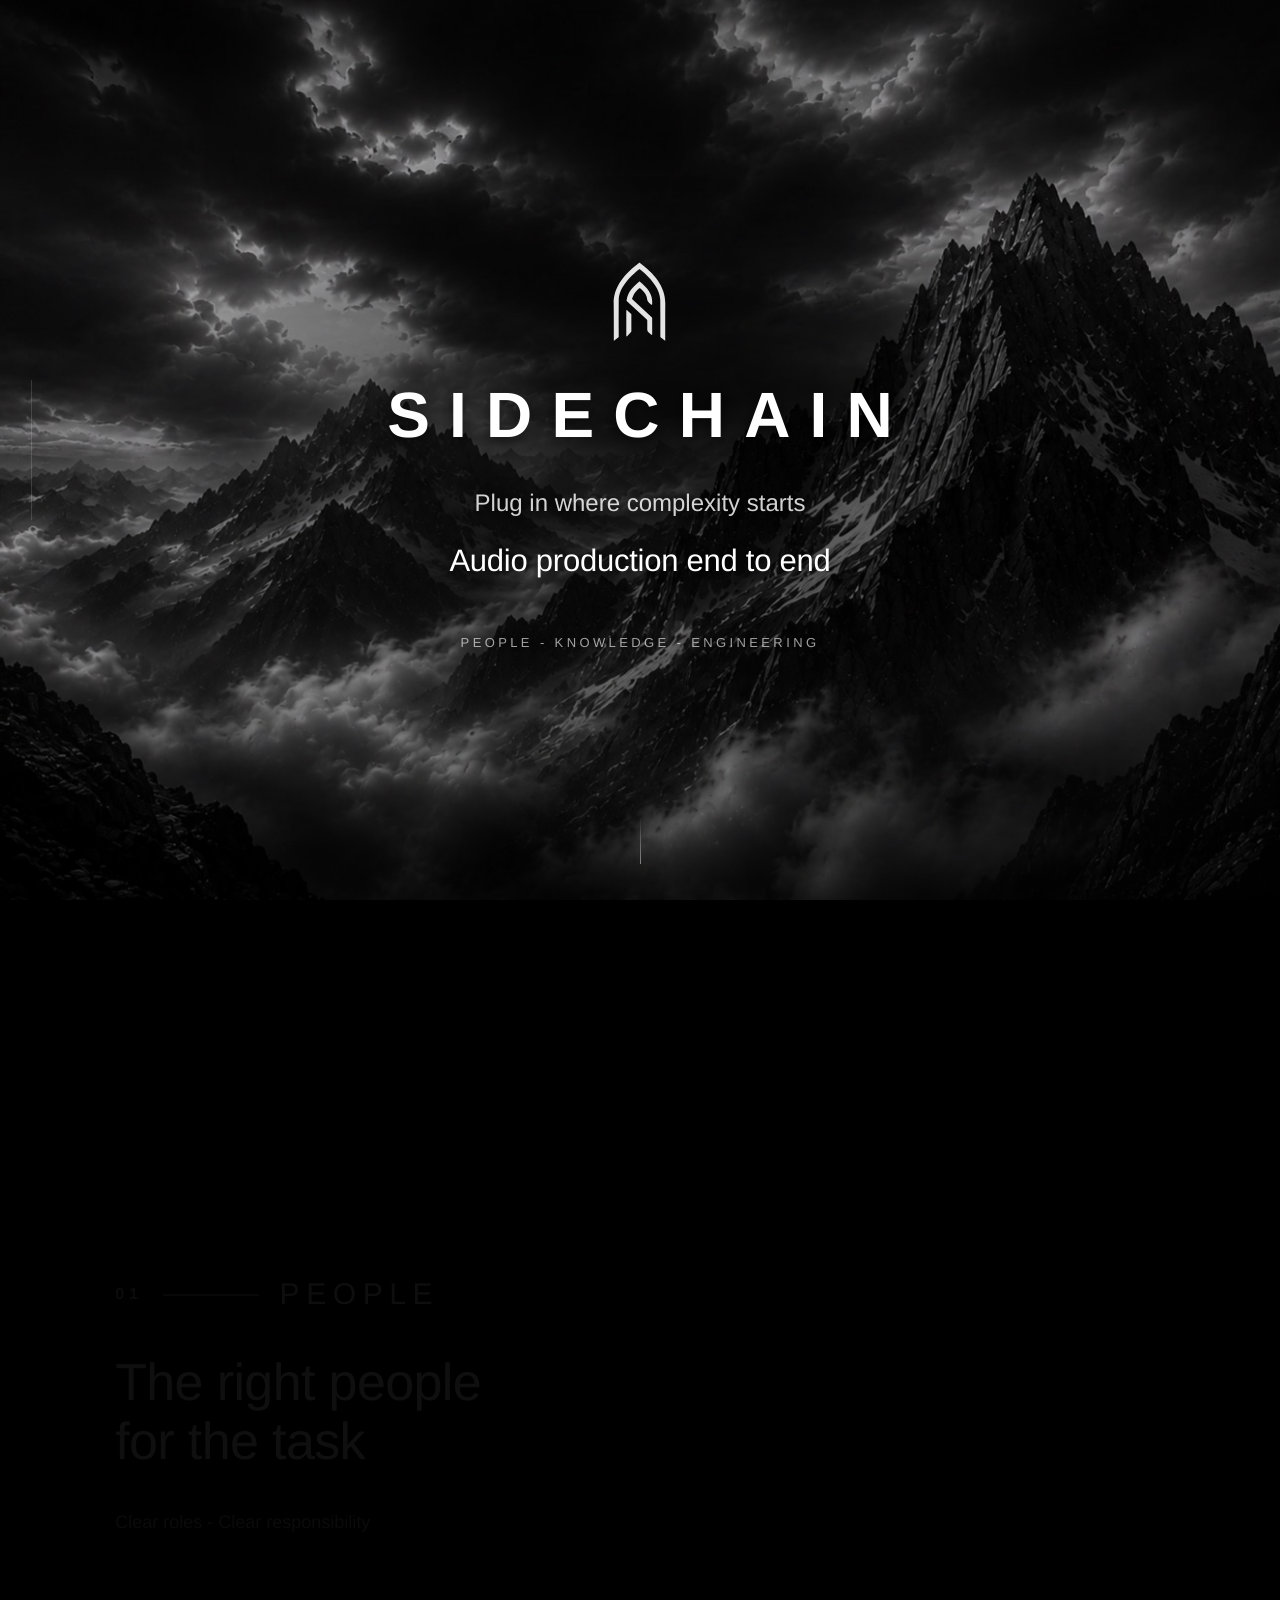
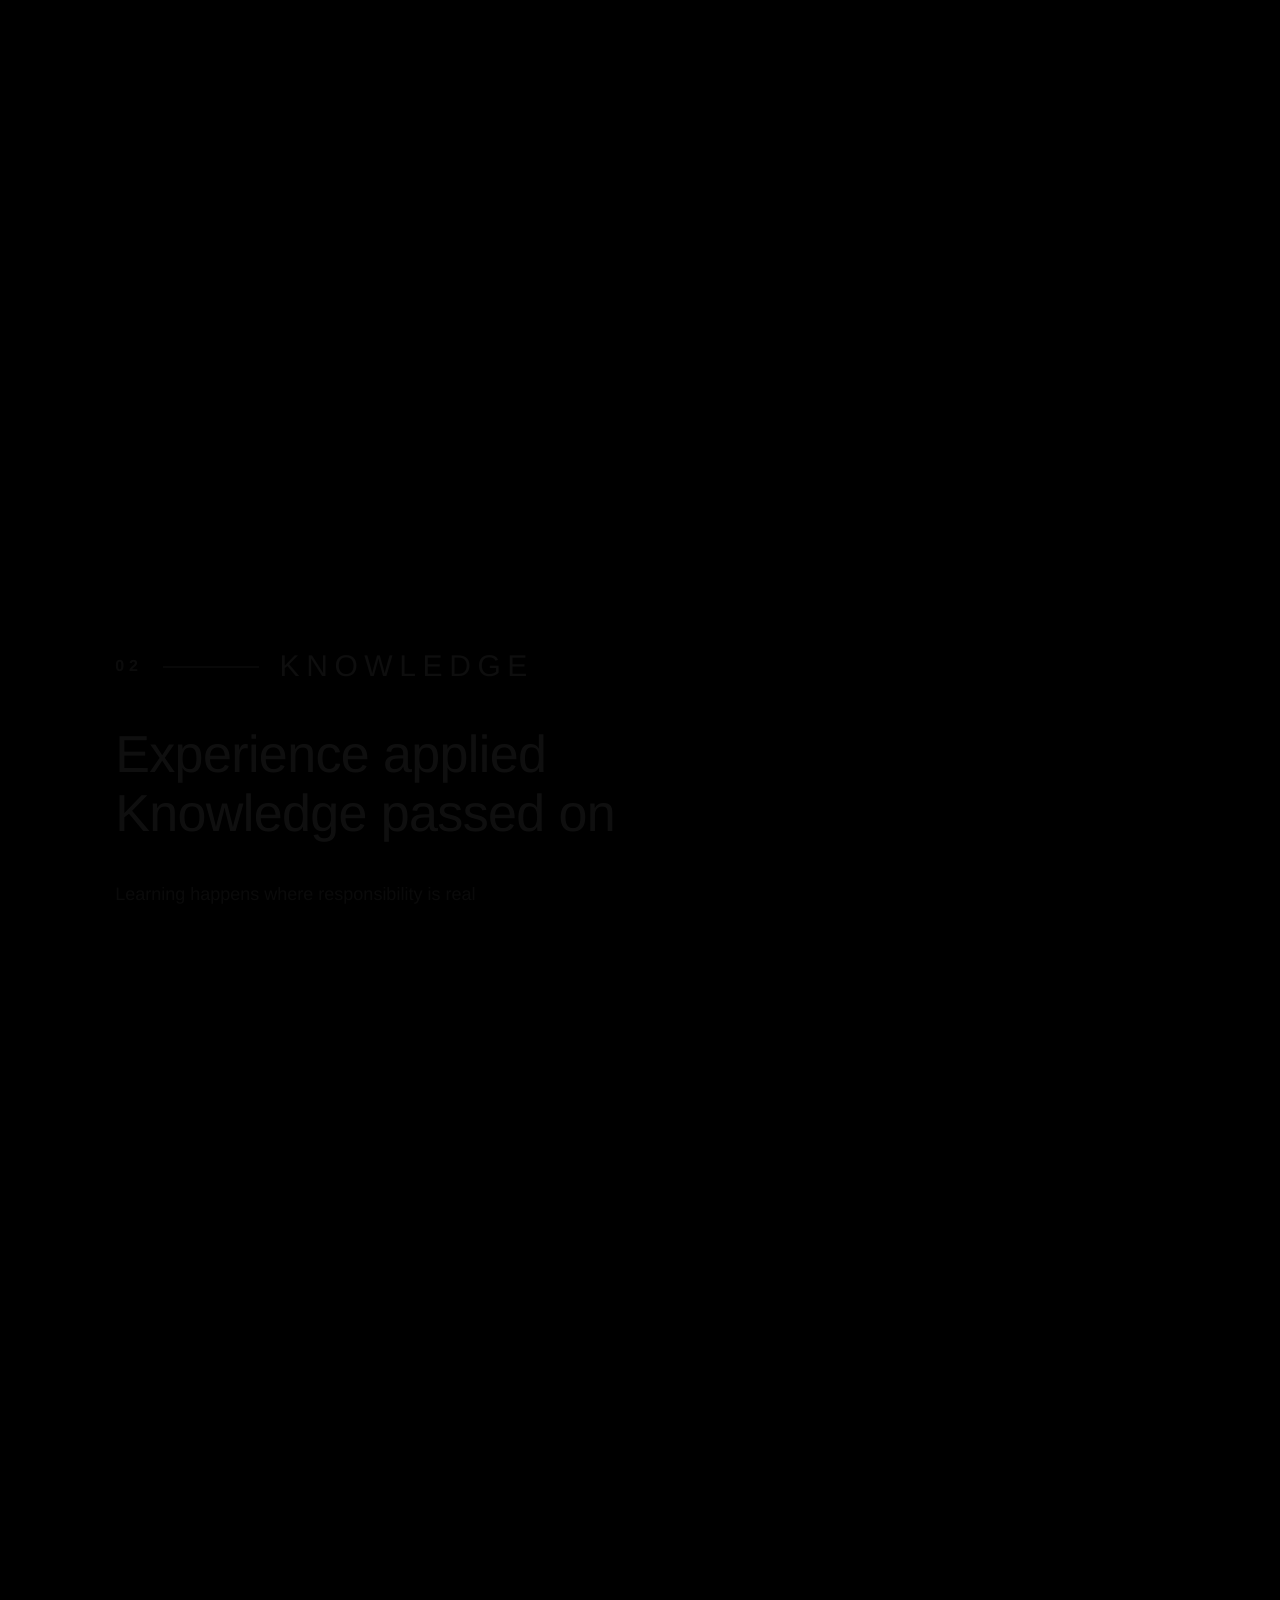
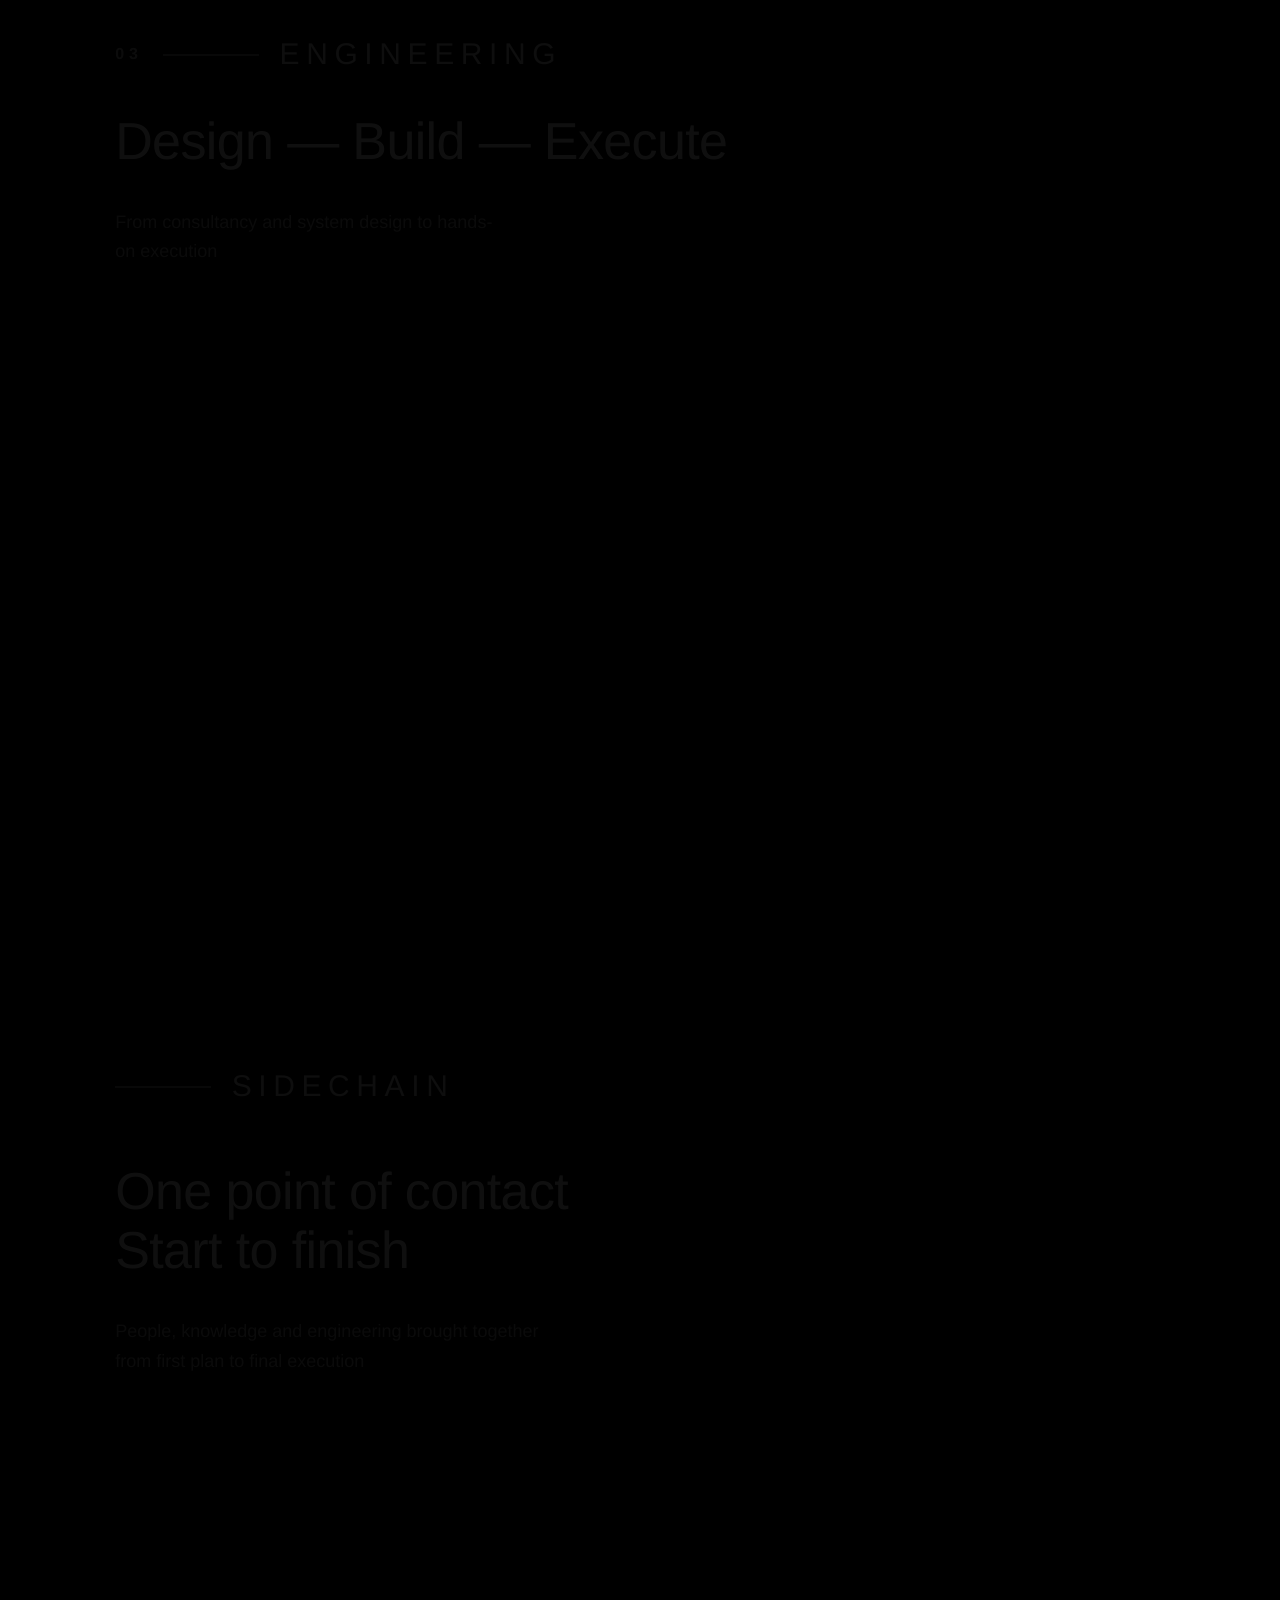
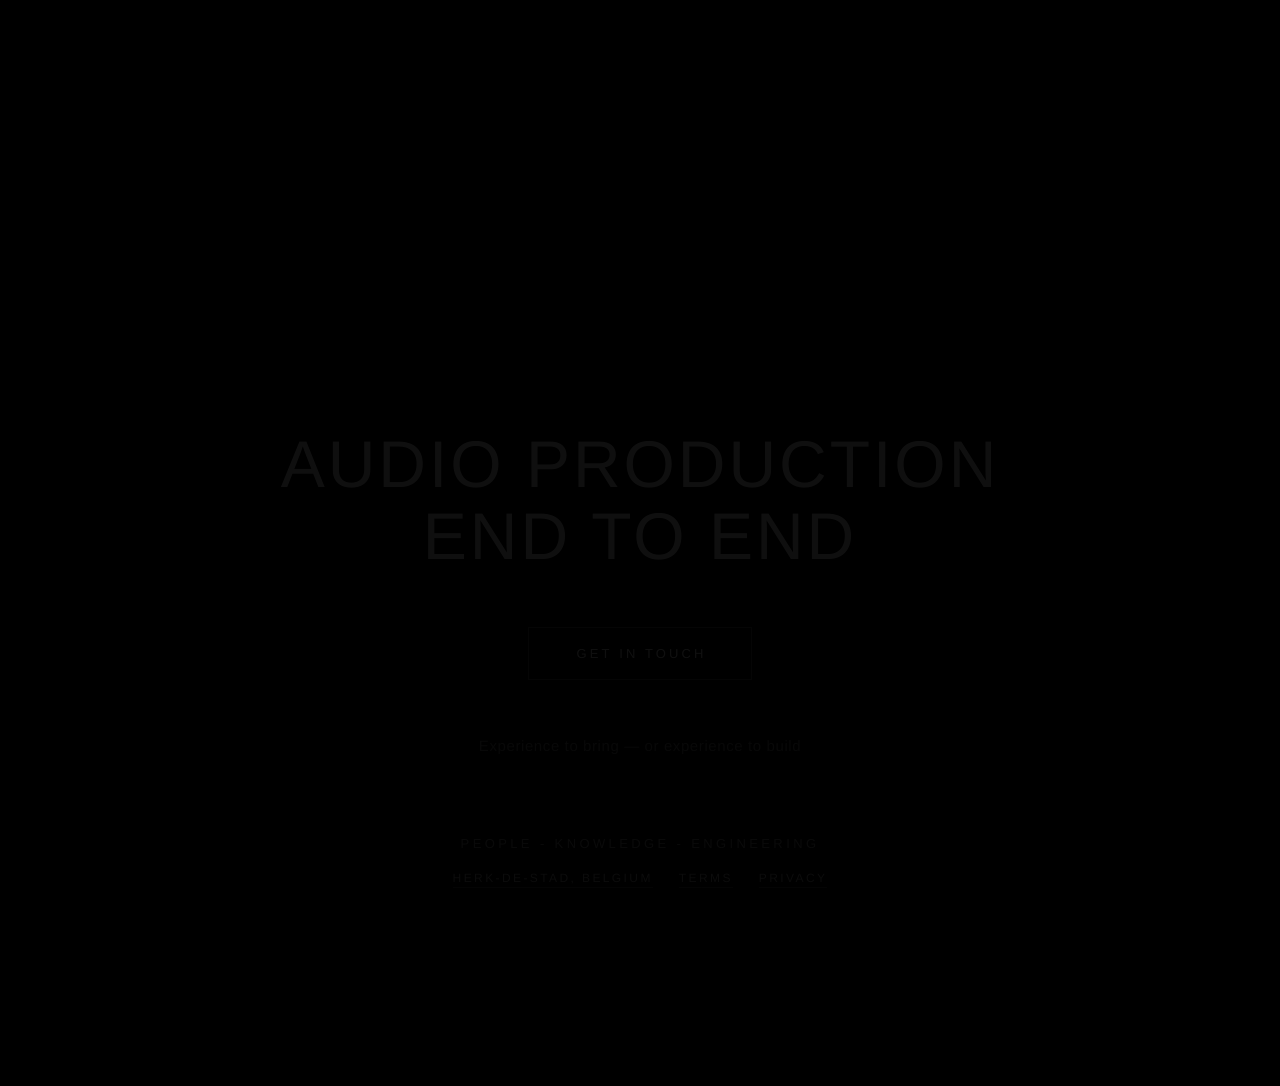
<file: index.html>
<!doctype html>
<html lang="en">
  <head>
    <meta charset="utf-8" />
    <meta name="viewport" content="width=device-width, initial-scale=1, viewport-fit=cover" />

    <title>Sidechain · Audio production end to end</title>

    <meta
      name="description"
      content="Audio production end to end. People, knowledge and engineering for live production."
    />

    <link rel="canonical" href="https://sidechain.global" />

    <meta property="og:title" content="Sidechain · Audio production end to end" />
    <meta property="og:description" content="Audio production end to end. People, knowledge and engineering for live production." />
    <meta property="og:type" content="website" />
    <meta property="og:url" content="https://sidechain.global" />
    <meta property="og:image" content="https://sidechain.global/og-card.png" />
    <meta property="og:image:width" content="1200" />
    <meta property="og:image:height" content="630" />
    <meta property="og:image:alt" content="Sidechain · audio production end to end" />
    <meta property="og:site_name" content="Sidechain" />
    <meta property="og:locale" content="en" />

    <meta name="twitter:card" content="summary_large_image" />
    <meta name="twitter:title" content="Sidechain · Audio production end to end" />
    <meta name="twitter:description" content="Audio production end to end. People, knowledge and engineering for live production." />
    <meta name="twitter:image" content="https://sidechain.global/og-card.png" />
    <meta name="twitter:image:alt" content="Sidechain · audio production end to end" />

    <!-- The .ico really does carry 16, 32 and 48; say so rather than letting
         a browser pick on a wrong declaration. -->
    <link rel="icon" href="/favicon.ico" sizes="16x16 32x32 48x48" />
    <link rel="icon" href="/favicon.svg" type="image/svg+xml" sizes="any" />
    <link rel="apple-touch-icon" href="/apple-touch-icon.png" />
    <link rel="manifest" href="/site.webmanifest" />
    <meta name="theme-color" content="#000000" />

    <link rel="stylesheet" href="style.css?v=32" />

    <script type="application/ld+json">
      {
        "@context": "https://schema.org",
        "@type": "Organization",
        "name": "Sidechain",
        "url": "https://sidechain.global",
        "logo": "https://sidechain.global/brand/icon-512.png",
        "image": "https://sidechain.global/og-card.png",
        "description": "Audio production end to end. People, knowledge and engineering for live production.",
        "legalName": "Sound Waves CommV",
        "email": "hello@sidechain.global",
        "telephone": "+32472349624",
        "vatID": "BE0670983741",
        "knowsAbout": ["Live audio production", "Sound system design", "RF coordination", "Audio crew"],
        "address": {
          "@type": "PostalAddress",
          "streetAddress": "Donderveldstraat 33",
          "postalCode": "3540",
          "addressLocality": "Herk-de-Stad",
          "addressCountry": "BE"
        }
      }
    </script>
  </head>

  <body>

    <!-- ═══ FIXED ENVIRONMENT ═══════════════════════════════════════════
         Never scrolls. The whole page is read through this one landscape.
         Layers, back to front:
           .env-media  mountain video (hero.jpg underneath as the base and
                       the fallback for mobile, reduced motion, no-codec)
           .env-mist   two drifting cloud fields, 90s and 130s cycles
           .env-veil   black readability overlay, opacity driven by scroll
    -->
    <div class="env" aria-hidden="true">
      <div class="env-media">
        <video
          class="env-video"
          autoplay
          muted
          loop
          playsinline
          preload="auto"
        >
          <!-- hero-loop.mp4 is the source clip followed by its own reverse,
               so the last frame is one step from the first and the loop has
               no cut in it. 10s at 0.5x reads as a 20s weather cycle.
               H.264 only, and deliberately: the HEVC original would not
               decode in Firefox or on most Windows machines, and one file
               that behaves the same everywhere beats two that do not.
               Rebuild it with _tools/pingpong.swift after replacing the clip. -->
          <source src="hero-loop.mp4" type="video/mp4; codecs=avc1.4d401f" />
        </video>
      </div>

      <!-- The cloud field. Its own slow drift runs on the two children; the
           wrapper is what scrolling moves, so the two never fight over the
           same transform. -->
      <div class="env-weather">
        <div class="env-mist env-mist-a"></div>
        <div class="env-mist env-mist-b"></div>
      </div>
      <div class="env-veil"></div>
    </div>


    <!-- ═══ FIXED RAIL ══════════════════════════════════════════════════
         A hairline that fills as the page is read. The only persistent
         interface element on the page.
    -->
    <div class="rail" aria-hidden="true">
      <span class="railTrack"><span class="railFill"></span></span>
    </div>


    <!-- ═══ SCROLLING CONTENT ═══════════════════════════════════════════
         The Production and Gear chapters and the coverage drawing were cut,
         not lost: they are in commit fa2a7c5 and in the history of this file.
         They are kept out of the source because commented-out copy still
         ships to every visitor and shows up in view-source. -->
    <main class="scroll">

      <!-- ── Opening ────────────────────────────────────────────────── -->
      <section class="ch ch-hero" data-chapter="00">
        <div class="chInner chInner-center">
          <img class="mark" src="logo.svg" width="104" height="104" alt="" />
          <p class="wordmark">SIDECHAIN</p>

          <p class="tagline">Plug in where complexity starts</p>

          <h1 class="heroLine">Audio production end to end</h1>

          <p class="elements">People - Knowledge - Engineering</p>
        </div>

        <div class="cue" aria-hidden="true"></div>
      </section>




      <!-- ── 01 People ──────────────────────────────────────────────── -->
      <section class="ch" data-chapter="01">
        <div class="chInner">
          <p class="chLabel">
            <span class="chNum">01</span>
            <span class="chRule"></span>
            <span class="chName">People</span>
          </p>

          <h2 class="chHead">
            The right people<br />
            for the task
          </h2>

          <p class="chNote">Clear roles - Clear responsibility</p>
        </div>
      </section>


      <!-- ── 02 Knowledge ───────────────────────────────────────────── -->
      <section class="ch" data-chapter="02">
        <div class="chInner">
          <p class="chLabel">
            <span class="chNum">02</span>
            <span class="chRule"></span>
            <span class="chName">Knowledge</span>
          </p>

          <h2 class="chHead">
            Experience applied<br />
            Knowledge passed on
          </h2>

          <p class="chNote">Learning happens where responsibility is real</p>
        </div>
      </section>




      <!-- ── 03 Engineering ─────────────────────────────────────────────
           The only chapter carrying a drawing. Coverage arcs over a venue
           footprint, thin and unlabelled: the work shown, not claimed.
           No numbers — invented figures read as fake to this audience.
      -->
      <section class="ch ch-eng" data-chapter="03">

        <div class="chInner">
          <p class="chLabel">
            <span class="chNum">03</span>
            <span class="chRule"></span>
            <span class="chName">Engineering</span>
          </p>

          <h2 class="chHead">Design &#8212; Build &#8212; Execute</h2>

          <p class="chNote">
            From consultancy and system design to hands-on execution
          </p>
        </div>
      </section>


      <!-- ── Sidechain ──────────────────────────────────────────────────
           Where the three pillars land. Deliberately unnumbered: it is not a
           fourth pillar but what the other three add up to, so the label row
           keeps the rule and drops the number. Taller than a pillar, with
           more air above the headline.
      -->
      <section class="ch ch-sum">
        <div class="chInner">
          <p class="chLabel">
            <span class="chRule"></span>
            <span class="chName">Sidechain</span>
          </p>

          <h2 class="chHead">
            One point of contact<br />
            Start to finish
          </h2>

          <p class="chNote">
            People, knowledge and engineering brought together from first plan
            to final execution
          </p>
        </div>
      </section>


      <!-- ── Closing ────────────────────────────────────────────────── -->
      <section class="ch ch-close" id="close" data-chapter="04">
        <div class="chInner chInner-center">
          <h2 class="statement statement-close">
            Audio production<br />
            end to end
          </h2>

          <p class="contact">
            <a
              class="btn"
              href="/contact/"
              aria-label="Get in touch: contact details"
            >Get in touch</a>
          </p>

          <!-- Not a second call to action, and deliberately not a link: it
               takes its meaning from the button above it. -->
          <p class="invite">Experience to bring &#8212; or experience to build</p>

          <p class="elements elements-close">People - Knowledge - Engineering</p>

          <!-- The whole footer, in one line. Geography so the page says
               where the company is, and the legal pages where people look for
               them rather than two clicks behind a button. -->
          <p class="place">
            <a href="/contact/">Herk-de-Stad, Belgium</a>
            <a href="/terms/">Terms</a>
            <a href="/privacy/">Privacy</a>
          </p>
        </div>
      </section>

    </main>


    <script>
      (function () {
        'use strict';

        var root    = document.documentElement;
        var video   = document.querySelector('.env-video');
        var still   = window.matchMedia('(prefers-reduced-motion: reduce)').matches;
        var sections = Array.prototype.slice.call(document.querySelectorAll('.ch'));
        var railFill = document.querySelector('.railFill');

        // Reduced motion: everything visible, nothing driven by scroll.
        if (still) {
          root.classList.add('is-still');
          sections.forEach(function (s) { s.style.setProperty('--v', 1); });
          return;
        }

        root.classList.add('is-live');

        var queued = false;

        // Scroll speeds the sky up and eases it back down. Rate is chased
        // rather than set, so a flick of the wheel is a gust and not a jump.
        // The clip is 24fps, so playing it at rate r shows 24r distinct frames
        // a second. At 0.28 that is under 7, which the eye reads as judder.
        // 0.55 keeps it slow and puts it back above 13.
        var REST_RATE = 0.55;
        var MAX_RATE  = 1.5;
        var lastY     = window.scrollY;
        var rate      = REST_RATE;
        var gust      = 0;

        function frame() {
          queued = false;

          var vh   = window.innerHeight;
          var max  = Math.max(1, document.body.scrollHeight - vh);
          var page = Math.min(1, Math.max(0, window.scrollY / max));

          // Distance moved since the last frame, in screens per frame.
          var moved = Math.abs(window.scrollY - lastY) / vh;
          lastY = window.scrollY;
          gust  = Math.max(gust * 0.965, Math.min(1, moved * 9));

          // Page progress: drives the veil, the parallax and the rail fill.
          root.style.setProperty('--sp', page.toFixed(4));
          if (railFill) railFill.style.transform = 'scaleY(' + page.toFixed(4) + ')';

          // Per-section visibility: 1 at the centre of the viewport, easing to
          // 0 as the section's midpoint reaches either edge. Content surfaces
          // out of the landscape and sinks back into it.
          for (var i = 0; i < sections.length; i++) {
            var s   = sections[i];
            var box = s.getBoundingClientRect();
            var mid = box.top + box.height / 2;
            var d   = Math.abs(mid - vh / 2) / (vh * 0.72);
            var v   = Math.min(1, Math.max(0, 1 - d));

            v = v * v * (3 - 2 * v); // smoothstep
            s.style.setProperty('--v', v.toFixed(3));
          }

          if (video && video.readyState > 0) {
            var target = REST_RATE + (MAX_RATE - REST_RATE) * gust;
            rate += (target - rate) * 0.045;

            // Write it only when it has actually moved. Assigning
            // playbackRate every frame makes the decoder re-time the stream
            // sixty times a second for changes too small to see.
            if (Math.abs(rate - video.playbackRate) > 0.02) {
              video.playbackRate = rate;
            }
          }

          // Keep the loop alive until the gust has died and the rate has
          // settled. Without this the loop only ran on scroll events, so the
          // sky stayed at whatever speed the last scroll left it at.
          if (gust > 0.002 || Math.abs(rate - REST_RATE) > 0.004) onScroll();
        }

        function onScroll() {
          if (queued) return;
          queued = true;
          requestAnimationFrame(frame);
        }

        window.addEventListener('scroll', onScroll, { passive: true });
        window.addEventListener('resize', onScroll);
        frame();

        // Half speed at rest: the clouds drift instead of racing.
        if (video) {
          video.playbackRate = REST_RATE;
          video.play().catch(function () {
            // Autoplay refused (iOS low power, data saver). hero.jpg stays.
          });
        }
      }());
    </script>
  </body>
</html>
</file>
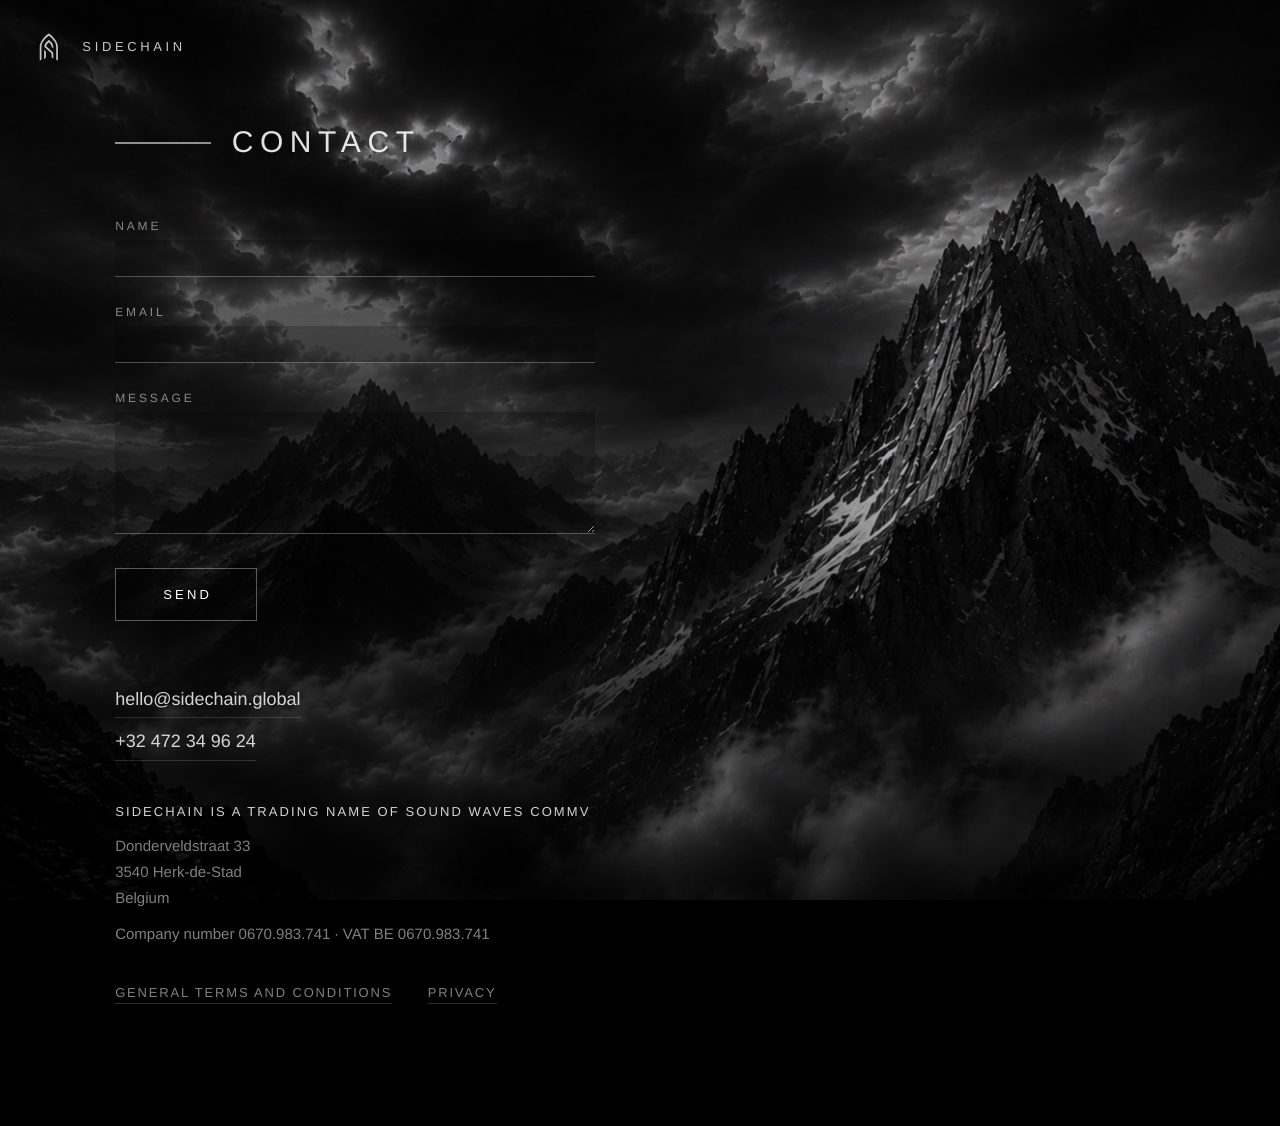
<file: contact/index.html>
<!doctype html>
<html lang="en">
  <head>
    <meta charset="utf-8" />
    <meta name="viewport" content="width=device-width, initial-scale=1, viewport-fit=cover" />

    <title>Contact · Sidechain</title>
    <meta name="description" content="Contact Sidechain. Audio production end to end, from Belgium." />
    <link rel="canonical" href="https://sidechain.global/contact/" />

    <meta property="og:title" content="Contact · Sidechain" />
    <meta property="og:description" content="Contact Sidechain. Audio production end to end, from Belgium." />
    <meta property="og:type" content="website" />
    <meta property="og:url" content="https://sidechain.global/contact/" />
    <meta property="og:image" content="https://sidechain.global/og-card.png" />
    <meta property="og:site_name" content="Sidechain" />
    <meta property="og:locale" content="en" />

    <link rel="icon" href="/favicon.ico" sizes="16x16 32x32 48x48" />
    <link rel="icon" href="/favicon.svg" type="image/svg+xml" sizes="any" />
    <link rel="apple-touch-icon" href="/apple-touch-icon.png" />
    <link rel="manifest" href="/site.webmanifest" />
    <meta name="theme-color" content="#000000" />

    <link rel="stylesheet" href="/style.css?v=41" />

    <script type="application/ld+json">
      {
        "@context": "https://schema.org",
        "@type": "Organization",
        "name": "Sidechain",
        "legalName": "Sound Waves CommV",
        "url": "https://sidechain.global",
        "logo": "https://sidechain.global/brand/icon-512.png",
        "email": "hello@sidechain.global",
        "telephone": "+32472349624",
        "vatID": "BE0670983741",
        "address": {
          "@type": "PostalAddress",
          "streetAddress": "Donderveldstraat 33",
          "postalCode": "3540",
          "addressLocality": "Herk-de-Stad",
          "addressCountry": "BE"
        }
      }
    </script>
  </head>

  <body>

    <!-- Same environment as the home page: the landscape does not restart or
         change when you cross to this page. -->
    <div class="env" aria-hidden="true">
      <div class="env-media">
        <video class="env-video" autoplay muted loop playsinline preload="auto">
          <source src="/hero-loop.mp4" type="video/mp4; codecs=avc1.4d401f" />
        </video>
      </div>

      <div class="env-weather">
        <div class="env-mist env-mist-a"></div>
        <div class="env-mist env-mist-b"></div>
      </div>

      <div class="env-veil"></div>
    </div>


    <!-- Pinned to the corner rather than sitting in the content: it is the
         way back, not part of what this page says. -->
    <a class="backHome" href="/" aria-label="Back to the Sidechain home page">
      <img class="backMark" src="/logo.svg" width="40" height="40" alt="" />
      <span class="backWord">Sidechain</span>
    </a>

    <main class="scroll">
      <section class="ch ch-contact">
        <div class="chInner">

          <h1 class="chLabel">
            <span class="chRule"></span>
            <span class="chName">Contact</span>
          </h1>

          <!-- Posts by fetch and confirms in place: nobody leaves the page
               and no mail client opens. Needs an access key in the script
               below before it can actually send. -->
          <form class="msg" id="msg" novalidate>
            <div class="field">
              <label for="f-name">Name</label>
              <input id="f-name" name="name" type="text" autocomplete="name" required />
            </div>

            <div class="field">
              <label for="f-mail">Email</label>
              <input id="f-mail" name="email" type="email" autocomplete="email" required />
            </div>

            <div class="field">
              <label for="f-msg">Message</label>
              <textarea id="f-msg" name="message" rows="4" required></textarea>
            </div>

            <!-- Bots fill this in; people never see it. -->
            <input type="checkbox" name="botcheck" class="hp" tabindex="-1" autocomplete="off" />

            <button class="btn" type="submit">Send</button>
            <p class="msgStatus" id="msgStatus" role="status" aria-live="polite"></p>
          </form>

          <!-- The identification a Belgian business site has to carry. The
               registered entity is still Sound Waves, so it is named here
               rather than quietly replaced by the brand. -->
          <address class="details">
            <a class="detailsLink" href="mailto:hello@sidechain.global">hello@sidechain.global</a>
            <a class="detailsLink" href="tel:+32472349624">+32 472 34 96 24</a>

            <span class="detailsName">Sidechain is a trading name of Sound Waves CommV</span>
            Donderveldstraat 33<br />
            3540 Herk-de-Stad<br />
            Belgium<br />
            <span class="detailsVat">Company number 0670.983.741 &middot; VAT BE 0670.983.741</span>
          </address>

          <p class="legalLinks">
            <a href="/terms/">General terms and conditions</a>
            <a href="/privacy/">Privacy</a>
          </p>

        </div>
      </section>
    </main>

    <script>
      // ── Message form ────────────────────────────────────────────────
      // Web3Forms access key. Public by design — it only identifies which
      // form a submission belongs to, and the endpoint accepts it from the
      // browser. If a send is refused the fallback points at the address.
      var FORM_KEY = '48a53cae-e78b-4d18-bea0-d893c89e3eb8';

      (function () {
        var form   = document.getElementById('msg');
        var status = document.getElementById('msgStatus');
        if (!form) return;

        form.addEventListener('submit', function (e) {
          e.preventDefault();

          var btn  = form.querySelector('button');
          var data = Object.fromEntries(new FormData(form).entries());

          if (!data.name || !data.email || !data.message) {
            status.className = 'msgStatus is-warn';
            status.textContent = 'Name, email and a message, please.';
            return;
          }

          btn.disabled = true;
          status.className = 'msgStatus';
          status.textContent = 'Sending';

          fetch('https://api.web3forms.com/submit', {
            method: 'POST',
            headers: { 'Content-Type': 'application/json', Accept: 'application/json' },
            body: JSON.stringify({
              access_key: FORM_KEY,
              subject: 'Message from sidechain.global',
              from_name: 'Sidechain website',
              name: data.name,
              email: data.email,
              message: data.message,
              botcheck: data.botcheck || ''
            })
          })
            .then(function (r) { return r.json(); })
            .then(function (r) {
              if (!r.success) throw new Error(r.message || 'refused');
              // Answer in the register the site closes on, not a toast. The
              // details below the form stay put, so the way to reach anyone
              // is still on screen.
              form.innerHTML =
                '<p class="msgDone">' +
                '<span class="msgDoneTitle">Message sent</span>' +
                'You will hear back from hello@sidechain.global' +
                '</p>' +
                '<a class="msgBack" href="/#close">Back to Sidechain</a>';
            })
            .catch(function () {
              btn.disabled = false;
              status.className = 'msgStatus is-warn';
              status.innerHTML =
                'That did not go through. Mail it to ' +
                '<a href="mailto:hello@sidechain.global">hello@sidechain.global</a> instead.';
            });
        });
      }());

      // The landscape only needs to breathe here; there is nothing to scroll
      // through, so the page carries no scroll coupling.
      (function () {
        if (window.matchMedia('(prefers-reduced-motion: reduce)').matches) {
          document.documentElement.classList.add('is-still');
          return;
        }
        var video = document.querySelector('.env-video');
        if (!video) return;
        video.playbackRate = 0.55;
        video.play().catch(function () {});
      }());
    </script>
  </body>
</html>
</file>
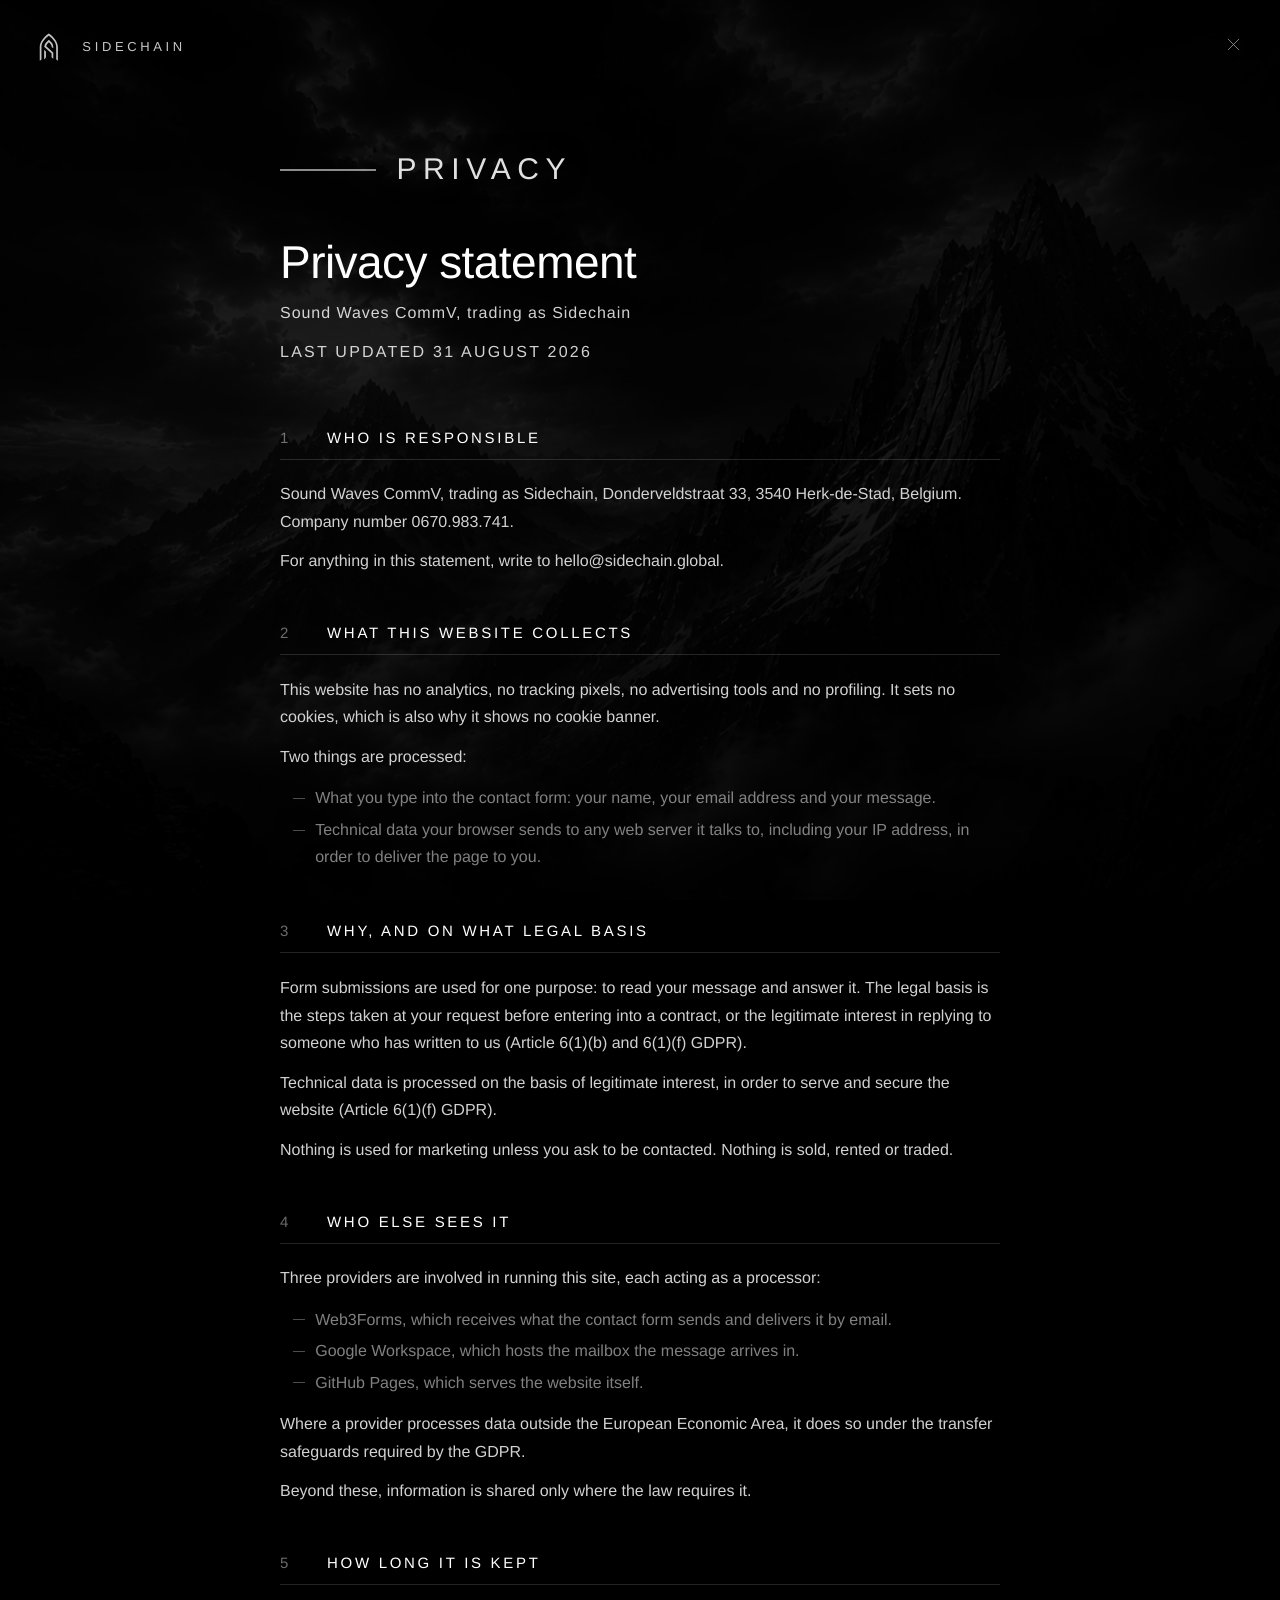
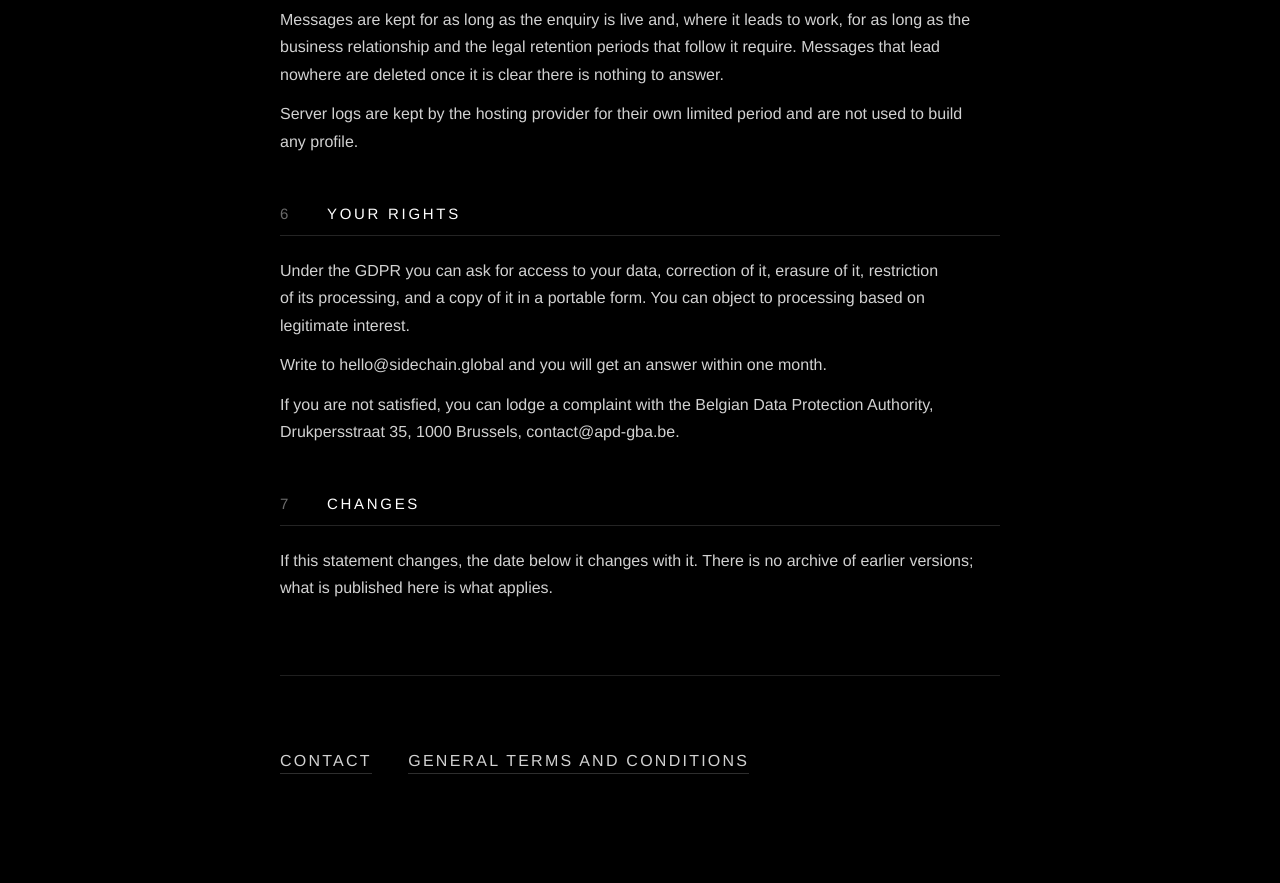
<file: privacy/index.html>
<!doctype html>
<html lang="en">
  <head>
    <meta charset="utf-8" />
    <meta name="viewport" content="width=device-width, initial-scale=1, viewport-fit=cover" />

    <title>Privacy · Sidechain</title>
    <meta name="description" content="What the Sidechain website collects, why, and who else sees it. No cookies, no analytics, no tracking." />
    <link rel="canonical" href="https://sidechain.global/privacy/" />
    <meta name="robots" content="index, follow" />

    <link rel="icon" href="/favicon.ico" sizes="16x16 32x32 48x48" />
    <link rel="icon" href="/favicon.svg" type="image/svg+xml" sizes="any" />
    <link rel="apple-touch-icon" href="/apple-touch-icon.png" />
    <link rel="manifest" href="/site.webmanifest" />
    <meta name="theme-color" content="#000000" />

    <link rel="stylesheet" href="/style.css?v=41" />
  </head>

  <body class="legalPage">

    <div class="env" aria-hidden="true">
      <div class="env-media">
        <video class="env-video" autoplay muted loop playsinline preload="auto">
          <source src="/hero-loop.mp4" type="video/mp4; codecs=avc1.4d401f" />
        </video>
      </div>
      <div class="env-weather">
        <div class="env-mist env-mist-a"></div>
        <div class="env-mist env-mist-b"></div>
      </div>
      <div class="env-veil"></div>
    </div>

    <a class="backHome" href="/" aria-label="Back to the Sidechain home page">
      <img class="backMark" src="/logo.svg" width="40" height="40" alt="" />
      <span class="backWord">Sidechain</span>
    </a>


    <!-- Read-and-leave pages get a way out at the top right. It falls back to
         the closing section of the home page, but if you arrived from
         somewhere on this site it takes you back exactly there. Escape works
         too. -->
    <a class="closeX" href="/#close" aria-label="Close and go back">
      <svg viewBox="0 0 24 24" aria-hidden="true">
        <path d="M5 5 L19 19 M19 5 L5 19" />
      </svg>
    </a>

    <main class="legal">
      <header class="legalHead">
        <p class="chLabel">
          <span class="chRule"></span>
          <span class="chName">Privacy</span>
        </p>

        <h1 class="legalTitle">Privacy statement</h1>
        <p class="legalEntity">Sound Waves CommV, trading as Sidechain</p>
        <p class="legalDate">Last updated 31 August 2026</p>
      </header>

        <section class="legalSection">
          <h2><span class="legalNum">1</span>Who is responsible</h2>
          <p>Sound Waves CommV, trading as Sidechain, Donderveldstraat 33, 3540 Herk-de-Stad, Belgium. Company number 0670.983.741.</p>
          <p>For anything in this statement, write to hello@sidechain.global.</p>
        </section>

        <section class="legalSection">
          <h2><span class="legalNum">2</span>What this website collects</h2>
          <p>This website has no analytics, no tracking pixels, no advertising tools and no profiling. It sets no cookies, which is also why it shows no cookie banner.</p>
          <p>Two things are processed:</p>
          <ul>
            <li>What you type into the contact form: your name, your email address and your message.</li>
            <li>Technical data your browser sends to any web server it talks to, including your IP address, in order to deliver the page to you.</li>
          </ul>
        </section>

        <section class="legalSection">
          <h2><span class="legalNum">3</span>Why, and on what legal basis</h2>
          <p>Form submissions are used for one purpose: to read your message and answer it. The legal basis is the steps taken at your request before entering into a contract, or the legitimate interest in replying to someone who has written to us (Article 6(1)(b) and 6(1)(f) GDPR).</p>
          <p>Technical data is processed on the basis of legitimate interest, in order to serve and secure the website (Article 6(1)(f) GDPR).</p>
          <p>Nothing is used for marketing unless you ask to be contacted. Nothing is sold, rented or traded.</p>
        </section>

        <section class="legalSection">
          <h2><span class="legalNum">4</span>Who else sees it</h2>
          <p>Three providers are involved in running this site, each acting as a processor:</p>
          <ul>
            <li>Web3Forms, which receives what the contact form sends and delivers it by email.</li>
            <li>Google Workspace, which hosts the mailbox the message arrives in.</li>
            <li>GitHub Pages, which serves the website itself.</li>
          </ul>
          <p>Where a provider processes data outside the European Economic Area, it does so under the transfer safeguards required by the GDPR.</p>
          <p>Beyond these, information is shared only where the law requires it.</p>
        </section>

        <section class="legalSection">
          <h2><span class="legalNum">5</span>How long it is kept</h2>
          <p>Messages are kept for as long as the enquiry is live and, where it leads to work, for as long as the business relationship and the legal retention periods that follow it require. Messages that lead nowhere are deleted once it is clear there is nothing to answer.</p>
          <p>Server logs are kept by the hosting provider for their own limited period and are not used to build any profile.</p>
        </section>

        <section class="legalSection">
          <h2><span class="legalNum">6</span>Your rights</h2>
          <p>Under the GDPR you can ask for access to your data, correction of it, erasure of it, restriction of its processing, and a copy of it in a portable form. You can object to processing based on legitimate interest.</p>
          <p>Write to hello@sidechain.global and you will get an answer within one month.</p>
          <p>If you are not satisfied, you can lodge a complaint with the Belgian Data Protection Authority, Drukpersstraat 35, 1000 Brussels, contact@apd-gba.be.</p>
        </section>

        <section class="legalSection">
          <h2><span class="legalNum">7</span>Changes</h2>
          <p>If this statement changes, the date below it changes with it. There is no archive of earlier versions; what is published here is what applies.</p>
        </section>

      <footer class="legalFoot">
        <p class="legalLinks">
          <a href="/contact/">Contact</a>
          <a href="/terms/">General terms and conditions</a>
        </p>
      </footer>
    </main>

    <script>
      // Back to where they actually came from, when that was this site.
      (function () {
        var x = document.querySelector('.closeX');
        if (!x) return;

        function leave(e) {
          var from = document.referrer;
          if (from && from.indexOf(location.origin) === 0 && history.length > 1) {
            if (e) e.preventDefault();
            history.back();
          }
        }

        x.addEventListener('click', leave);
        document.addEventListener('keydown', function (e) {
          if (e.key !== 'Escape') return;
          if (document.referrer.indexOf(location.origin) === 0 && history.length > 1) history.back();
          else location.href = '/#close';
        });
      }());

      (function () {
        if (window.matchMedia('(prefers-reduced-motion: reduce)').matches) {
          document.documentElement.classList.add('is-still');
          return;
        }
        var v = document.querySelector('.env-video');
        if (!v) return;
        v.playbackRate = 0.55;
        v.play().catch(function () {});
      }());
    </script>
  </body>
</html>
</file>
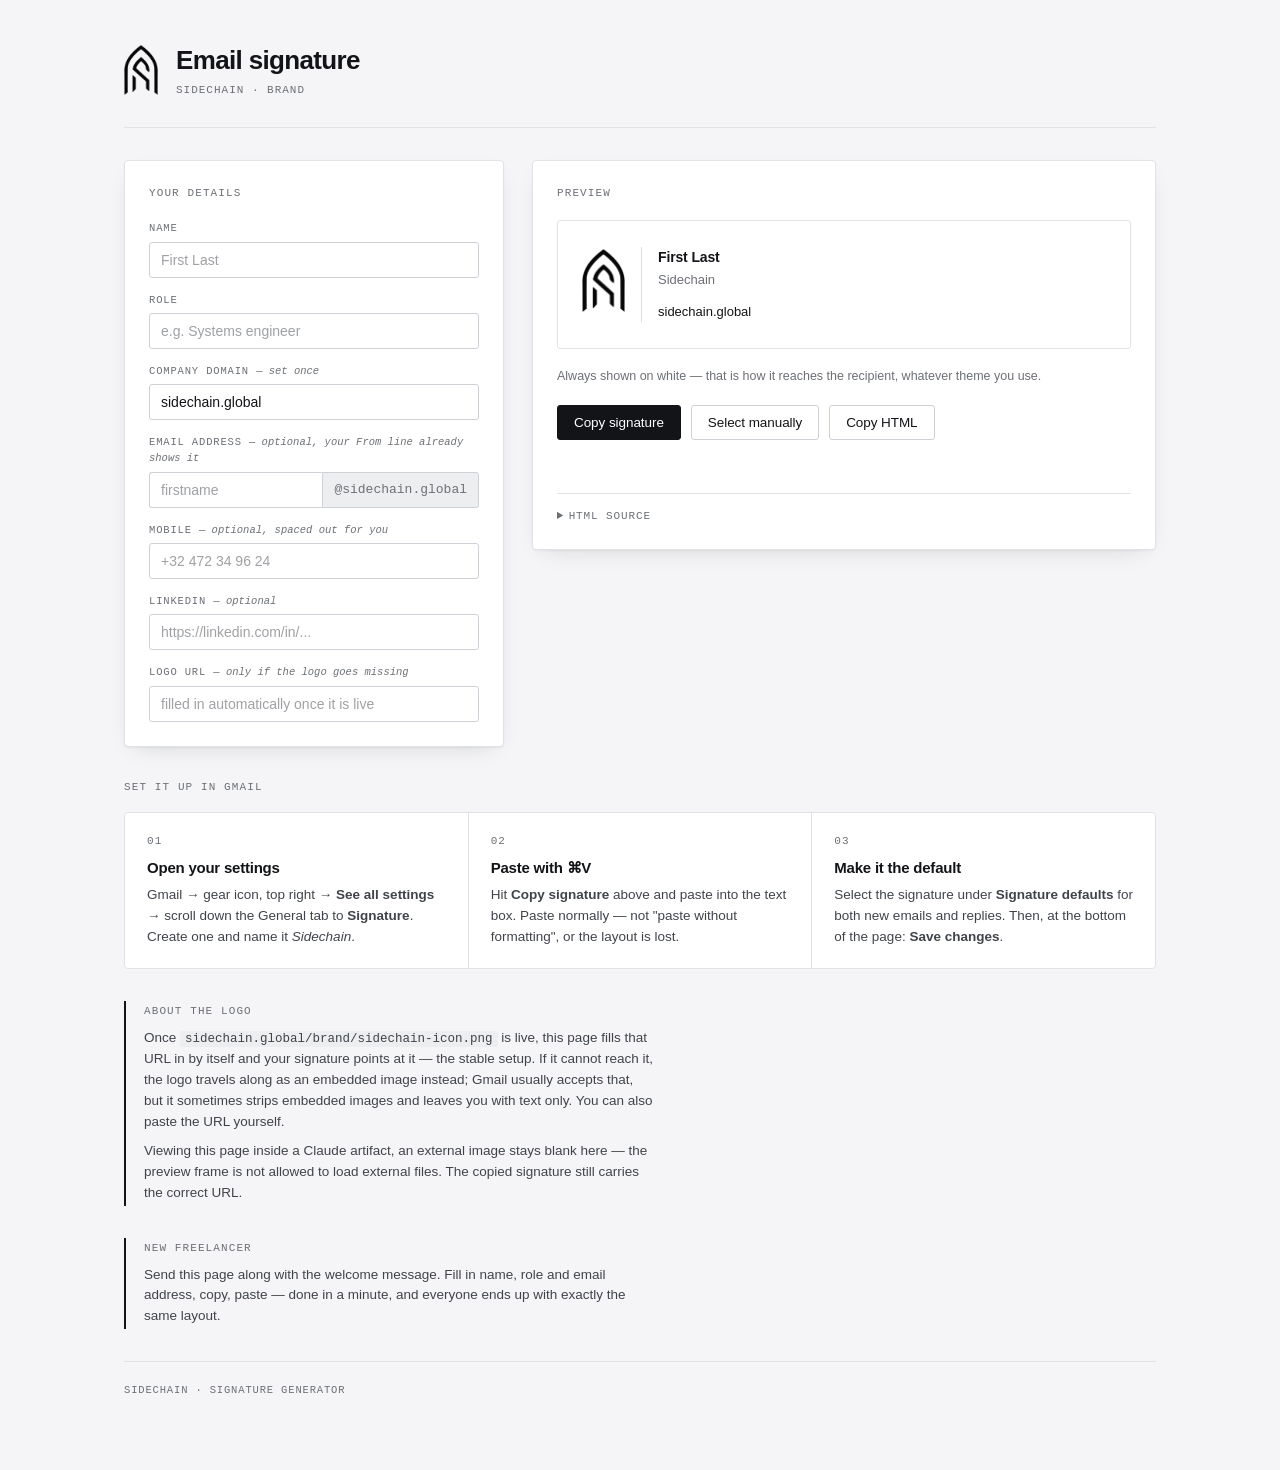
<file: signature/index.html>
<!doctype html>
<html lang="en">
<head>
<meta charset="utf-8">
<meta name="viewport" content="width=device-width, initial-scale=1">
<meta name="robots" content="noindex, nofollow">
<link rel="icon" href="/favicon.svg" type="image/svg+xml">
</head>
<body>
<title>Sidechain — Email signature</title>

<style>
  :root {
    --paper:      #F5F5F7;
    --card:       #FFFFFF;
    --ink:        #131417;
    --ink-soft:   #40444A;
    --muted:      #6C7075;
    --hairline:   #E1E2E6;
    --hairline-2: #EDEEF0;
    --ok:         #2F7A55;
    --field:      #FFFFFF;
    --field-line: #CFD1D6;
    --shadow:     0 1px 2px rgba(19,20,23,.05), 0 8px 24px -12px rgba(19,20,23,.18);
    --sans: "Helvetica Neue", Helvetica, Arial, sans-serif;
    --mono: ui-monospace, SFMono-Regular, "SF Mono", Menlo, Consolas, monospace;
  }

  @media (prefers-color-scheme: dark) {
    :root:not([data-theme="light"]) {
      --paper:      #0E0F11;
      --card:       #17181B;
      --ink:        #ECECEE;
      --ink-soft:   #C3C6CB;
      --muted:      #92969C;
      --hairline:   #2A2C31;
      --hairline-2: #212328;
      --ok:         #5FBF8E;
      --field:      #101114;
      --field-line: #34373D;
      --shadow:     0 1px 2px rgba(0,0,0,.4), 0 8px 24px -12px rgba(0,0,0,.7);
    }
  }

  :root[data-theme="dark"] {
    --paper:      #0E0F11;
    --card:       #17181B;
    --ink:        #ECECEE;
    --ink-soft:   #C3C6CB;
    --muted:      #92969C;
    --hairline:   #2A2C31;
    --hairline-2: #212328;
    --ok:         #5FBF8E;
    --field:      #101114;
    --field-line: #34373D;
    --shadow:     0 1px 2px rgba(0,0,0,.4), 0 8px 24px -12px rgba(0,0,0,.7);
  }

  * { box-sizing: border-box; }

  body {
    margin: 0;
    background: var(--paper);
    color: var(--ink);
    font-family: var(--sans);
    font-size: 15px;
    line-height: 1.55;
    -webkit-font-smoothing: antialiased;
  }

  .wrap {
    max-width: 1080px;
    margin: 0 auto;
    padding: 40px 24px 72px;
    display: flex;
    flex-direction: column;
    gap: 32px;
  }

  /* ---------- masthead ---------- */

  .masthead {
    display: flex;
    align-items: center;
    gap: 18px;
    padding-bottom: 28px;
    border-bottom: 1px solid var(--hairline);
  }

  .masthead .mark {
    width: 34px;
    height: auto;
    display: block;
  }

  :root[data-theme="dark"] .masthead .mark { filter: invert(1); }
  @media (prefers-color-scheme: dark) {
    :root:not([data-theme="light"]) .masthead .mark { filter: invert(1); }
  }

  h1 {
    margin: 0;
    font-size: 26px;
    font-weight: 700;
    letter-spacing: -0.025em;
    text-wrap: balance;
  }

  .masthead p {
    margin: 2px 0 0;
    font-family: var(--mono);
    font-size: 11px;
    letter-spacing: 0.09em;
    text-transform: uppercase;
    color: var(--muted);
  }

  /* ---------- layout ---------- */

  .grid {
    display: grid;
    grid-template-columns: minmax(0, 380px) minmax(0, 1fr);
    gap: 28px;
    align-items: start;
  }

  @media (max-width: 860px) {
    .grid { grid-template-columns: minmax(0, 1fr); }
    .preview-col { position: static !important; }
  }

  .panel {
    background: var(--card);
    border: 1px solid var(--hairline);
    border-radius: 4px;
    box-shadow: var(--shadow);
    padding: 24px;
    display: flex;
    flex-direction: column;
    gap: 18px;
  }

  .preview-col { position: sticky; top: 24px; }

  .eyebrow {
    margin: 0;
    font-family: var(--mono);
    font-size: 11px;
    font-weight: 500;
    letter-spacing: 0.1em;
    text-transform: uppercase;
    color: var(--muted);
  }

  /* ---------- form ---------- */

  .fields {
    display: flex;
    flex-direction: column;
    gap: 14px;
  }

  .field { display: flex; flex-direction: column; gap: 5px; }

  .field label {
    font-family: var(--mono);
    font-size: 10.5px;
    letter-spacing: 0.08em;
    text-transform: uppercase;
    color: var(--muted);
  }

  .field .opt { text-transform: none; letter-spacing: 0; font-style: italic; }

  input[type="text"], input[type="tel"], input[type="url"] {
    font-family: var(--sans);
    font-size: 14px;
    color: var(--ink);
    background: var(--field);
    border: 1px solid var(--field-line);
    border-radius: 3px;
    padding: 9px 11px;
    width: 100%;
    transition: border-color .12s ease;
  }

  input::placeholder { color: var(--muted); opacity: .65; }
  input:hover { border-color: var(--muted); }

  input:focus-visible, button:focus-visible, summary:focus-visible {
    outline: 2px solid var(--ink);
    outline-offset: 2px;
  }
  input:focus { outline: none; border-color: var(--ink); }

  .addon { display: flex; align-items: stretch; }
  .addon input { border-radius: 3px 0 0 3px; border-right: none; }
  .addon .suffix {
    display: flex;
    align-items: center;
    padding: 0 11px;
    font-family: var(--mono);
    font-size: 13px;
    color: var(--muted);
    background: var(--hairline-2);
    border: 1px solid var(--field-line);
    border-radius: 0 3px 3px 0;
    white-space: nowrap;
  }

  /* ---------- preview ---------- */

  .canvas {
    background: #FFFFFF;
    border: 1px solid var(--hairline);
    border-radius: 3px;
    padding: 26px 24px;
    overflow-x: auto;
  }

  .canvas-note {
    margin: 0;
    font-size: 12.5px;
    color: var(--muted);
  }

  .actions { display: flex; flex-wrap: wrap; gap: 10px; }

  button {
    font-family: var(--sans);
    font-size: 13.5px;
    font-weight: 500;
    letter-spacing: -0.005em;
    padding: 9px 16px;
    border-radius: 3px;
    border: 1px solid var(--ink);
    background: var(--ink);
    color: var(--card);
    cursor: pointer;
    transition: opacity .12s ease;
  }
  button:hover { opacity: .84; }

  button.ghost {
    background: transparent;
    color: var(--ink);
    border-color: var(--field-line);
  }
  button.ghost:hover { border-color: var(--ink); opacity: 1; }

  button.done { background: var(--ok); border-color: var(--ok); color: #fff; }

  .status {
    margin: 0;
    min-height: 1.4em;
    font-size: 12.5px;
    color: var(--muted);
  }
  .status.warn { color: var(--ink-soft); }

  details {
    border-top: 1px solid var(--hairline);
    padding-top: 14px;
  }

  summary {
    cursor: pointer;
    font-family: var(--mono);
    font-size: 11px;
    letter-spacing: 0.08em;
    text-transform: uppercase;
    color: var(--muted);
  }
  summary:hover { color: var(--ink); }

  pre {
    margin: 12px 0 0;
    padding: 14px;
    background: var(--hairline-2);
    border-radius: 3px;
    font-family: var(--mono);
    font-size: 11.5px;
    line-height: 1.6;
    color: var(--ink-soft);
    overflow-x: auto;
    white-space: pre;
  }

  /* ---------- steps ---------- */

  .steps { display: flex; flex-direction: column; gap: 16px; }

  .steps ol {
    margin: 0;
    padding: 0;
    list-style: none;
    display: grid;
    grid-template-columns: repeat(auto-fit, minmax(240px, 1fr));
    gap: 1px;
    background: var(--hairline);
    border: 1px solid var(--hairline);
    border-radius: 4px;
    overflow: hidden;
  }

  .steps li {
    background: var(--card);
    padding: 20px 22px;
    display: flex;
    flex-direction: column;
    gap: 6px;
  }

  .steps .n {
    font-family: var(--mono);
    font-size: 11px;
    letter-spacing: 0.1em;
    color: var(--muted);
  }

  .steps h3 {
    margin: 0;
    font-size: 15px;
    font-weight: 700;
    letter-spacing: -0.015em;
  }

  .steps p { margin: 0; font-size: 13.5px; color: var(--ink-soft); }

  .note {
    border-left: 2px solid var(--ink);
    padding: 2px 0 2px 18px;
    display: flex;
    flex-direction: column;
    gap: 8px;
  }

  .note h3 {
    margin: 0;
    font-family: var(--mono);
    font-size: 11px;
    letter-spacing: 0.1em;
    text-transform: uppercase;
    font-weight: 500;
    color: var(--muted);
  }

  .note p { margin: 0; font-size: 13.5px; color: var(--ink-soft); max-width: 68ch; }

  code {
    font-family: var(--mono);
    font-size: 12.5px;
    background: var(--hairline-2);
    padding: 1px 5px;
    border-radius: 2px;
  }

  footer {
    border-top: 1px solid var(--hairline);
    padding-top: 20px;
    font-family: var(--mono);
    font-size: 10.5px;
    letter-spacing: 0.08em;
    text-transform: uppercase;
    color: var(--muted);
  }

  @media (prefers-reduced-motion: reduce) {
    * { transition: none !important; }
  }
</style>

<div class="wrap">

  <header class="masthead">
    <img class="mark" src="[data-uri]" alt="">
    <div>
      <h1>Email signature</h1>
      <p>Sidechain · brand</p>
    </div>
  </header>

  <div class="grid">

    <section class="panel">
      <h2 class="eyebrow">Your details</h2>
      <div class="fields">

        <div class="field">
          <label for="f-name">Name</label>
          <input type="text" id="f-name" placeholder="First Last" value="">
        </div>

        <div class="field">
          <label for="f-role">Role</label>
          <input type="text" id="f-role" list="roles" placeholder="e.g. Systems engineer">
          <datalist id="roles">
            <option value="Systems engineer"></option>
            <option value="Monitor engineer"></option>
            <option value="FOH engineer"></option>
            <option value="Project manager"></option>
            <option value="Technical producer"></option>
            <option value="Freelance technician"></option>
          </datalist>
        </div>

        <div class="field">
          <label for="f-domain">Company domain <span class="opt">— set once</span></label>
          <input type="text" id="f-domain" placeholder="yourdomain.com" value="sidechain.global">
        </div>

        <div class="field">
          <label for="f-mail">Email address <span class="opt">— optional, your From line already shows it</span></label>
          <div class="addon">
            <input type="text" id="f-mail" placeholder="firstname" value="">
            <span class="suffix" id="mail-suffix">@…</span>
          </div>
        </div>

        <div class="field">
          <label for="f-tel">Mobile <span class="opt">— optional, spaced out for you</span></label>
          <input type="tel" id="f-tel" placeholder="+32 472 34 96 24">
        </div>

        <div class="field">
          <label for="f-li">LinkedIn <span class="opt">— optional</span></label>
          <input type="url" id="f-li" placeholder="https://linkedin.com/in/...">
        </div>

        <div class="field">
          <label for="f-logo">Logo URL <span class="opt">— only if the logo goes missing</span></label>
          <input type="url" id="f-logo" placeholder="filled in automatically once it is live">
        </div>

      </div>
    </section>

    <section class="panel preview-col">
      <h2 class="eyebrow">Preview</h2>

      <div class="canvas">
        <div id="mount"></div>
      </div>
      <p class="canvas-note">Always shown on white — that is how it reaches the recipient, whatever theme you use.</p>

      <div class="actions">
        <button id="btn-copy" type="button">Copy signature</button>
        <button id="btn-select" class="ghost" type="button">Select manually</button>
        <button id="btn-html" class="ghost" type="button">Copy HTML</button>
      </div>
      <p class="status" id="status"></p>

      <details>
        <summary>HTML source</summary>
        <pre id="source"></pre>
      </details>
    </section>

  </div>

  <section class="steps">
    <h2 class="eyebrow">Set it up in Gmail</h2>
    <ol>
      <li>
        <span class="n">01</span>
        <h3>Open your settings</h3>
        <p>Gmail → gear icon, top right → <strong>See all settings</strong> → scroll down the General tab to <strong>Signature</strong>. Create one and name it <em>Sidechain</em>.</p>
      </li>
      <li>
        <span class="n">02</span>
        <h3>Paste with ⌘V</h3>
        <p>Hit <strong>Copy signature</strong> above and paste into the text box. Paste normally — not "paste without formatting", or the layout is lost.</p>
      </li>
      <li>
        <span class="n">03</span>
        <h3>Make it the default</h3>
        <p>Select the signature under <strong>Signature defaults</strong> for both new emails and replies. Then, at the bottom of the page: <strong>Save changes</strong>.</p>
      </li>
    </ol>
  </section>

  <section class="note">
    <h3>About the logo</h3>
    <p>Once <code>sidechain.global/brand/sidechain-icon.png</code> is live, this page fills that URL in by itself and your signature points at it — the stable setup. If it cannot reach it, the logo travels along as an embedded image instead; Gmail usually accepts that, but it sometimes strips embedded images and leaves you with text only. You can also paste the URL yourself.</p>
    <p>Viewing this page inside a Claude artifact, an external image stays blank here — the preview frame is not allowed to load external files. The copied signature still carries the correct URL.</p>
  </section>

  <section class="note">
    <h3>New freelancer</h3>
    <p>Send this page along with the welcome message. Fill in name, role and email address, copy, paste — done in a minute, and everyone ends up with exactly the same layout.</p>
  </section>

  <footer>Sidechain · signature generator</footer>

</div>

<script>
  const LOGO_EMBED = "[data-uri]";

  const els = {
    fullName:    document.getElementById('f-name'),
    role: document.getElementById('f-role'),
    domain:  document.getElementById('f-domain'),
    mail:    document.getElementById('f-mail'),
    tel:     document.getElementById('f-tel'),
    li:      document.getElementById('f-li'),
    logo:    document.getElementById('f-logo'),
  };

  const mount  = document.getElementById('mount');
  const source = document.getElementById('source');
  const status = document.getElementById('status');

  const esc = (s) => String(s).replace(/[&<>"]/g, (c) => (
    { '&': '&amp;', '<': '&lt;', '>': '&gt;', '"': '&quot;' }[c]
  ));

  const telHref = (s) => s.replace(/[^\d+]/g, '');

  const group = (s, sizes) => {
    const out = [];
    let i = 0;
    for (const n of sizes) { out.push(s.slice(i, i + n)); i += n; }
    if (i < s.length) out.push(s.slice(i));
    return out.filter(Boolean).join(' ');
  };

  // Tidies a phone number into international form. Belgian and Dutch numbers get
  // proper grouping; anything else keeps the country code and is left alone,
  // because inventing groups for a country we cannot identify reads worse than
  // leaving the number as the person typed it.
  function formatPhone(raw) {
    const typed = String(raw).trim();
    if (!typed) return '';

    let d = typed.replace(/\(0\)/g, '').replace(/[^\d+]/g, '');
    if (d.startsWith('00')) d = '+' + d.slice(2);

    // A leading zero means a national number. 06 is a Dutch mobile, 04 a Belgian
    // one — both ten digits, so the second digit is what tells them apart.
    if (/^0\d/.test(d)) d = (d.startsWith('06') ? '+31' : '+32') + d.slice(1);
    if (!d.startsWith('+')) return typed;

    if (d.startsWith('+32')) {
      const n = d.slice(3);
      if (n.length === 9 && /^4[5-9]/.test(n)) return '+32 ' + group(n, [3, 2, 2, 2]);
      if (n.length === 8 && /^[2349]/.test(n))  return '+32 ' + group(n, [1, 3, 2, 2]);
      if (n.length === 8)                        return '+32 ' + group(n, [2, 2, 2, 2]);
      return '+32 ' + n;
    }

    if (d.startsWith('+31')) {
      const n = d.slice(3);
      if (n.length === 9 && n.startsWith('6')) return '+31 ' + group(n, [1, 2, 2, 2, 2]);
      if (n.length === 9)                      return '+31 ' + group(n, [2, 3, 2, 2]);
      return '+31 ' + n;
    }

    return d;
  }

  const resolveDomain = () => els.domain.value.trim()
    .replace(/^https?:\/\//i, '')
    .replace(/^www\./i, '')
    .replace(/\/.*$/, '')
    .replace(/^@/, '')
    .toLowerCase();

  function build() {
    const fullName    = els.fullName.value.trim()    || 'First Last';
    const role = els.role.value.trim();
    const domain  = resolveDomain();
    const local   = els.mail.value.trim().replace(/@.*$/, '');
    const address   = (local && domain) ? local + '@' + domain : '';
    const tel     = formatPhone(els.tel.value);
    const li      = els.li.value.trim();
    const logo    = els.logo.value.trim() || LOGO_EMBED;

    const link = (href, text) =>
      '<a href="' + esc(href) + '" style="color:#131417;text-decoration:none;">' + esc(text) + '</a>';

    const lines = [];
    if (tel)    lines.push(link('tel:' + telHref(tel), tel));
    if (address)  lines.push(link('mailto:' + address, address));
    if (domain) lines.push(link('https://' + domain, domain));
    if (li)     lines.push(link(li, 'LinkedIn'));

    const roleLine = role ? esc(role) + ' &middot; Sidechain' : 'Sidechain';

    return '' +
'<table cellpadding="0" cellspacing="0" border="0" style="border-collapse:collapse;font-family:Helvetica,Arial,sans-serif;">\n' +
'  <tr>\n' +
'    <td style="padding:2px 16px 0 0;vertical-align:top;">\n' +
'      <img src="' + esc(logo) + '" width="43" height="63" alt="Sidechain" style="display:block;border:0;outline:none;">\n' +
'    </td>\n' +
'    <td style="padding:0 0 0 16px;border-left:1px solid #DCDDE0;vertical-align:top;">\n' +
'      <div style="font-family:Helvetica,Arial,sans-serif;font-size:14px;font-weight:bold;color:#131417;letter-spacing:-0.01em;">' + esc(fullName) + '</div>\n' +
'      <div style="font-family:Helvetica,Arial,sans-serif;font-size:13px;color:#6C7075;padding-top:1px;">' + roleLine + '</div>\n' +
'      <div style="height:12px;line-height:12px;font-size:1px;">&nbsp;</div>\n' +
'      <div style="font-family:Helvetica,Arial,sans-serif;font-size:13px;line-height:1.55;color:#6C7075;">' + lines.join('<br>\n      ') + '</div>\n' +
'    </td>\n' +
'  </tr>\n' +
'</table>';
  }

  function render() {
    const domain = resolveDomain();
    document.getElementById('mail-suffix').textContent = domain ? '@' + domain : '@…';

    const html = build();
    mount.innerHTML = html;
    source.textContent = html;
    setStatus(domain ? '' : 'Enter the company domain — it drives the email address and the website line.', true);
  }

  let timer;
  function setStatus(text, warn) {
    status.textContent = text;
    status.classList.toggle('warn', !!warn);
  }

  function flash(btn, label, text, warn) {
    const original = btn.textContent;
    btn.textContent = label;
    btn.classList.add('done');
    setStatus(text, warn);
    clearTimeout(timer);
    timer = setTimeout(() => {
      btn.textContent = original;
      btn.classList.remove('done');
    }, 2200);
  }

  function selectSignature() {
    const range = document.createRange();
    range.selectNodeContents(mount);
    const sel = window.getSelection();
    sel.removeAllRanges();
    sel.addRange(range);
    return sel;
  }

  async function copyRich(btn) {
    const html = build();
    const text = mount.innerText.trim();

    try {
      await navigator.clipboard.write([
        new ClipboardItem({
          'text/html':  new Blob([html],  { type: 'text/html' }),
          'text/plain': new Blob([text], { type: 'text/plain' }),
        }),
      ]);
      flash(btn, 'Copied', 'Head to Gmail and paste with ⌘V.');
      return;
    } catch (e) { /* falls back to the selection below */ }

    try {
      selectSignature();
      if (document.execCommand('copy')) {
        window.getSelection().removeAllRanges();
        flash(btn, 'Copied', 'Head to Gmail and paste with ⌘V.');
        return;
      }
    } catch (e) { /* last resort below */ }

    selectSignature();
    setStatus('Copying is blocked in this view — the signature is selected now, press ⌘C.', true);
  }

  async function copySource(btn) {
    const html = build();
    try {
      await navigator.clipboard.writeText(html);
      flash(btn, 'HTML copied', 'The raw HTML is on your clipboard.');
    } catch (e) {
      setStatus('Copying is blocked — open "HTML source" below and select the text yourself.', true);
    }
  }

  Object.values(els).forEach((el) => el.addEventListener('input', render));

  // Tidy the number once the field loses focus. Reformatting on every keystroke
  // would shove the cursor around while someone is still typing.
  els.tel.addEventListener('blur', () => {
    const tidy = formatPhone(els.tel.value);
    if (tidy !== els.tel.value) {
      els.tel.value = tidy;
      render();
    }
  });

  document.getElementById('btn-copy').addEventListener('click', (e) => copyRich(e.currentTarget));
  document.getElementById('btn-html').addEventListener('click', (e) => copySource(e.currentTarget));
  document.getElementById('btn-select').addEventListener('click', () => {
    selectSignature();
    setStatus('Selected — press ⌘C to copy.');
  });

  render();

  // Is the logo already on the site? Then use that URL instead of the embedded copy.
  // If the probe fails (offline, or an artifact that may not load external files),
  // the embedded version simply stays and nobody notices a thing.
  (function findHostedLogo() {
    const HOSTED = 'https://sidechain.global/brand/sidechain-icon.png';
    const probe = new Image();
    probe.onload = () => {
      if (!els.logo.value.trim()) {
        els.logo.value = HOSTED;
        render();
      }
    };
    probe.src = HOSTED;
  })();
</script>

</body>
</html>
</file>
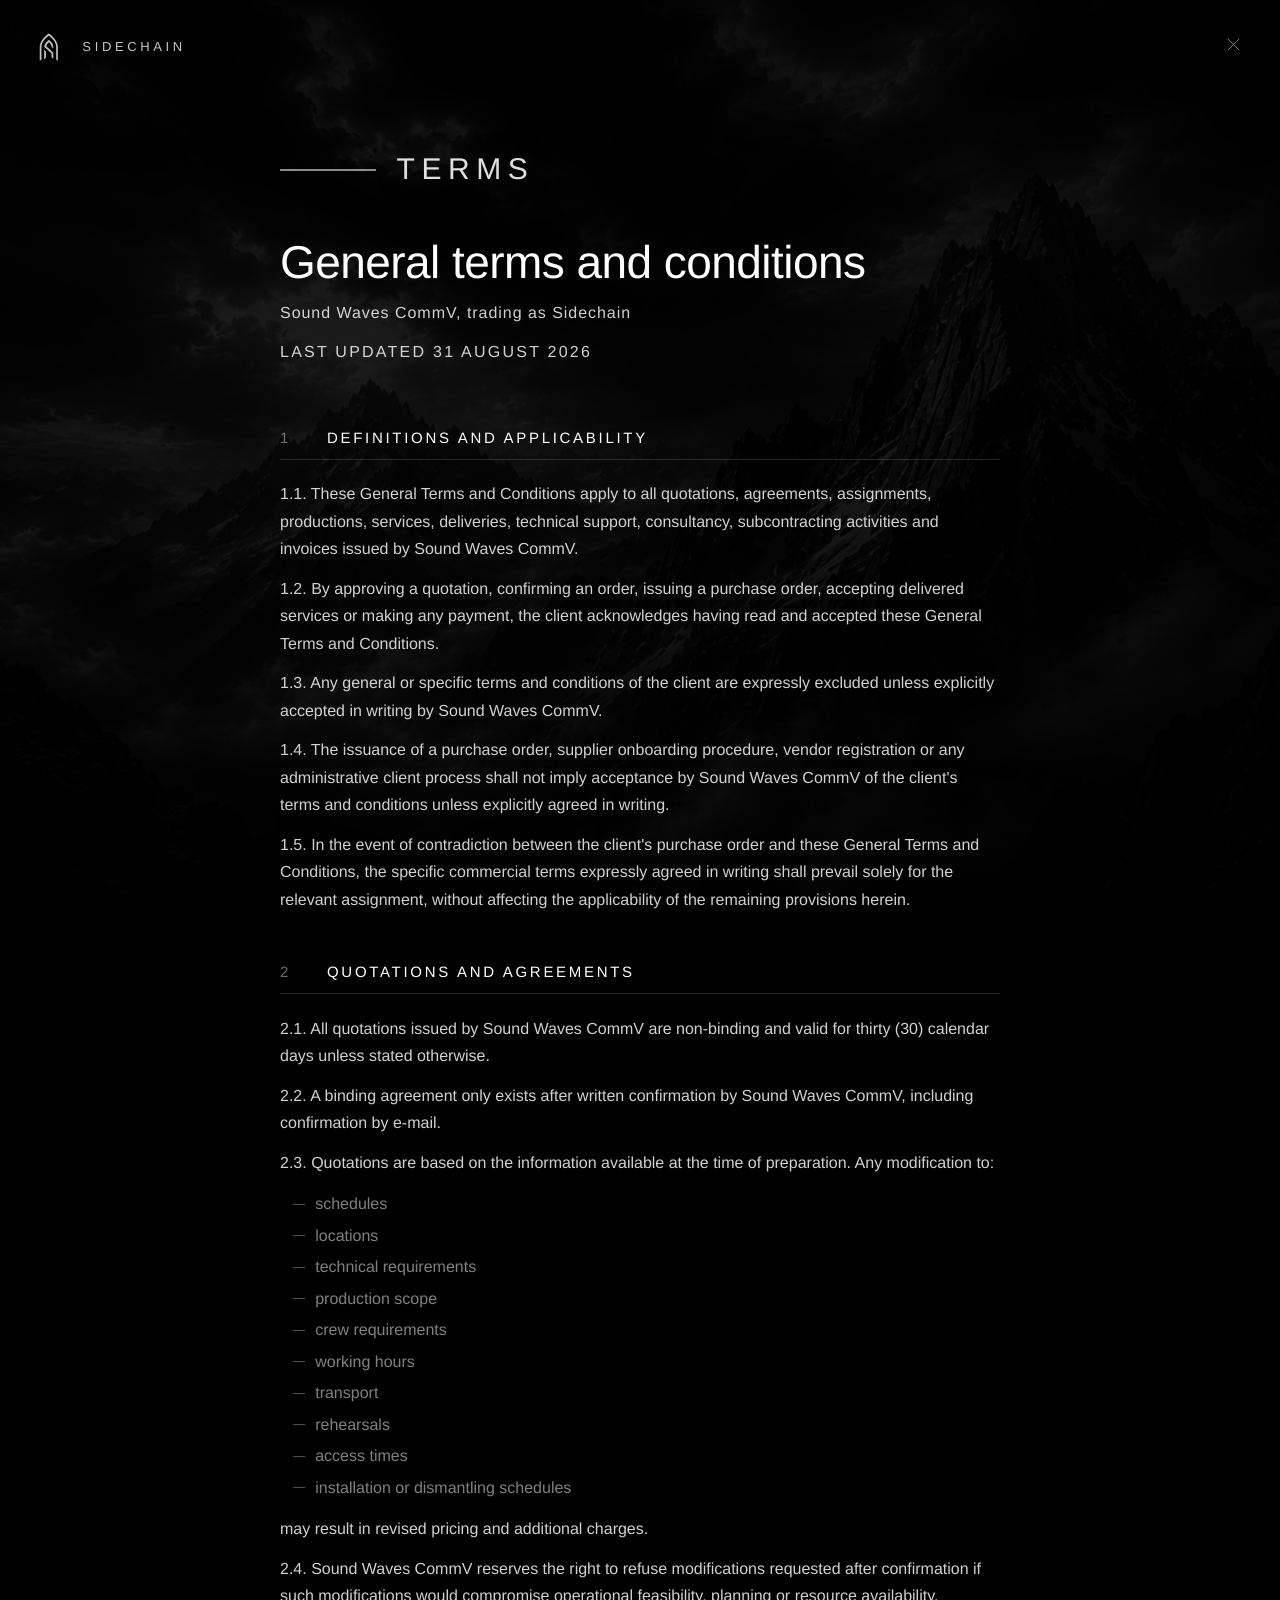
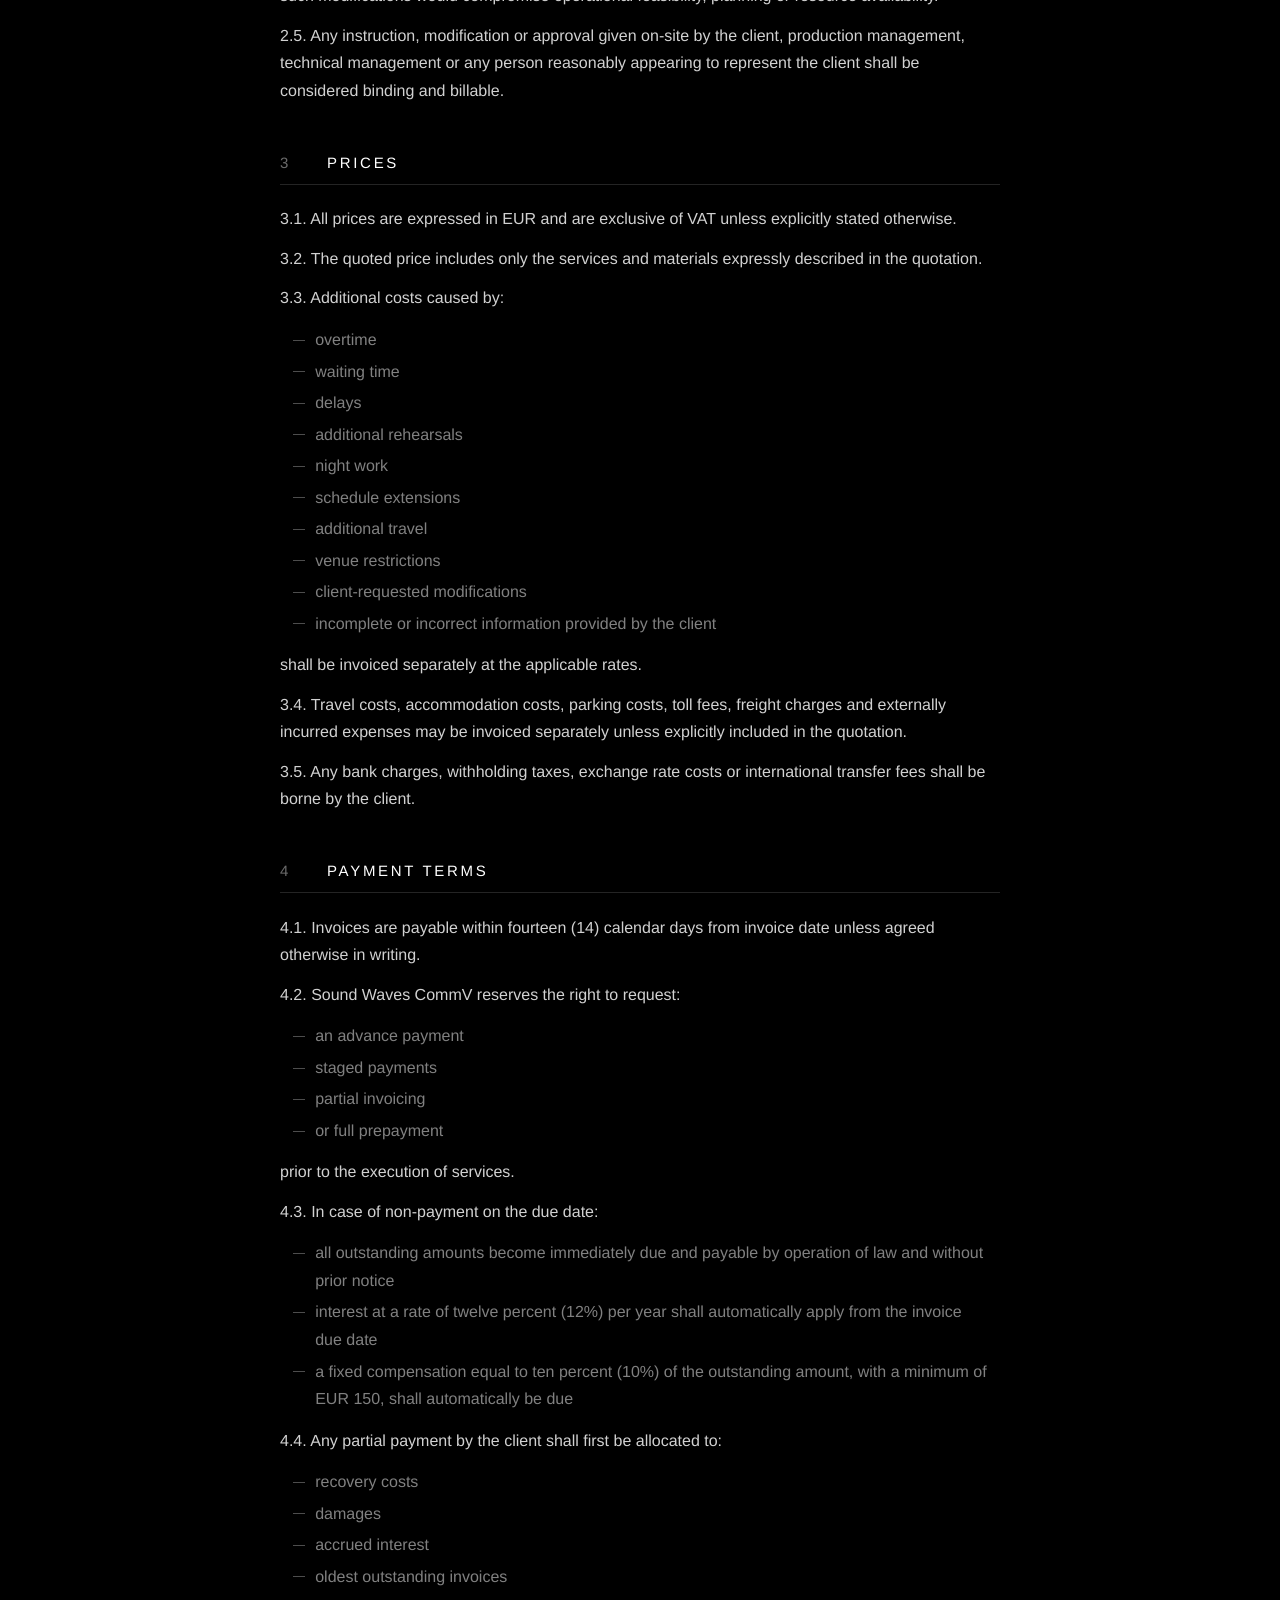
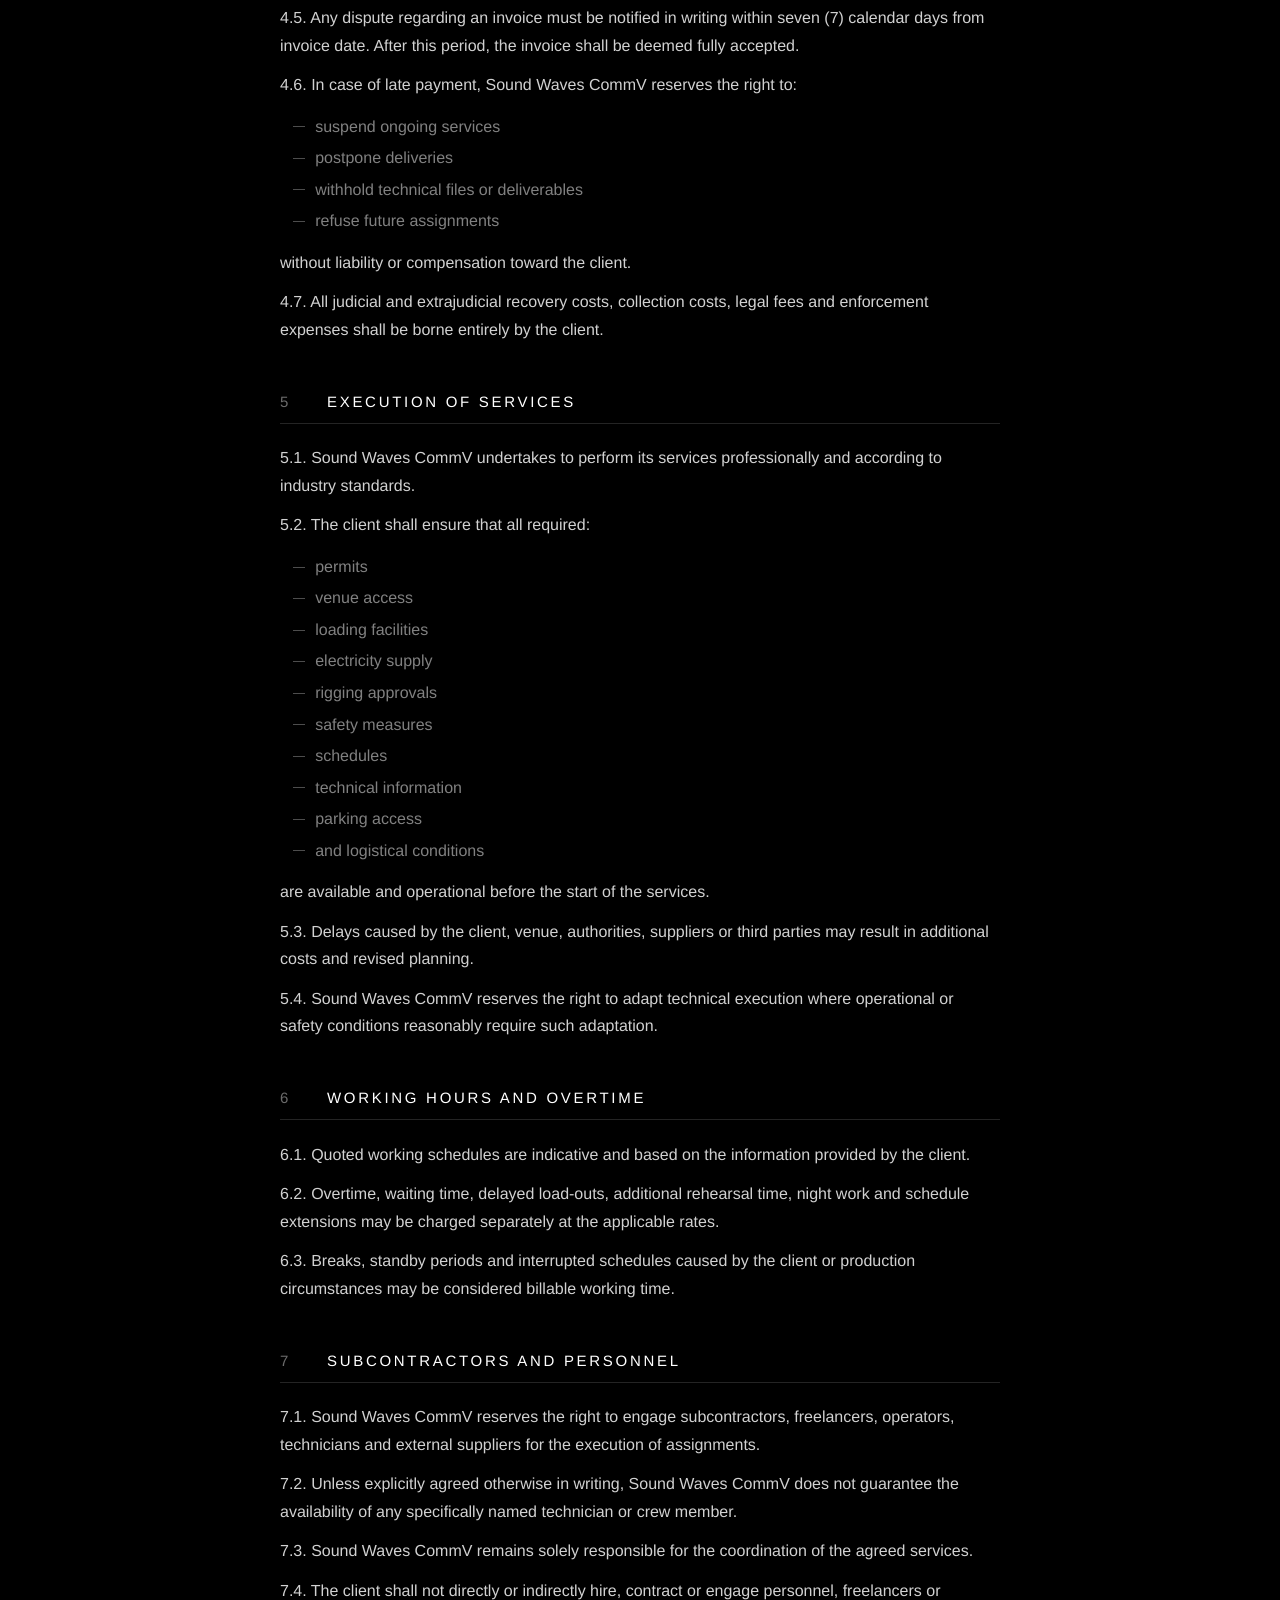
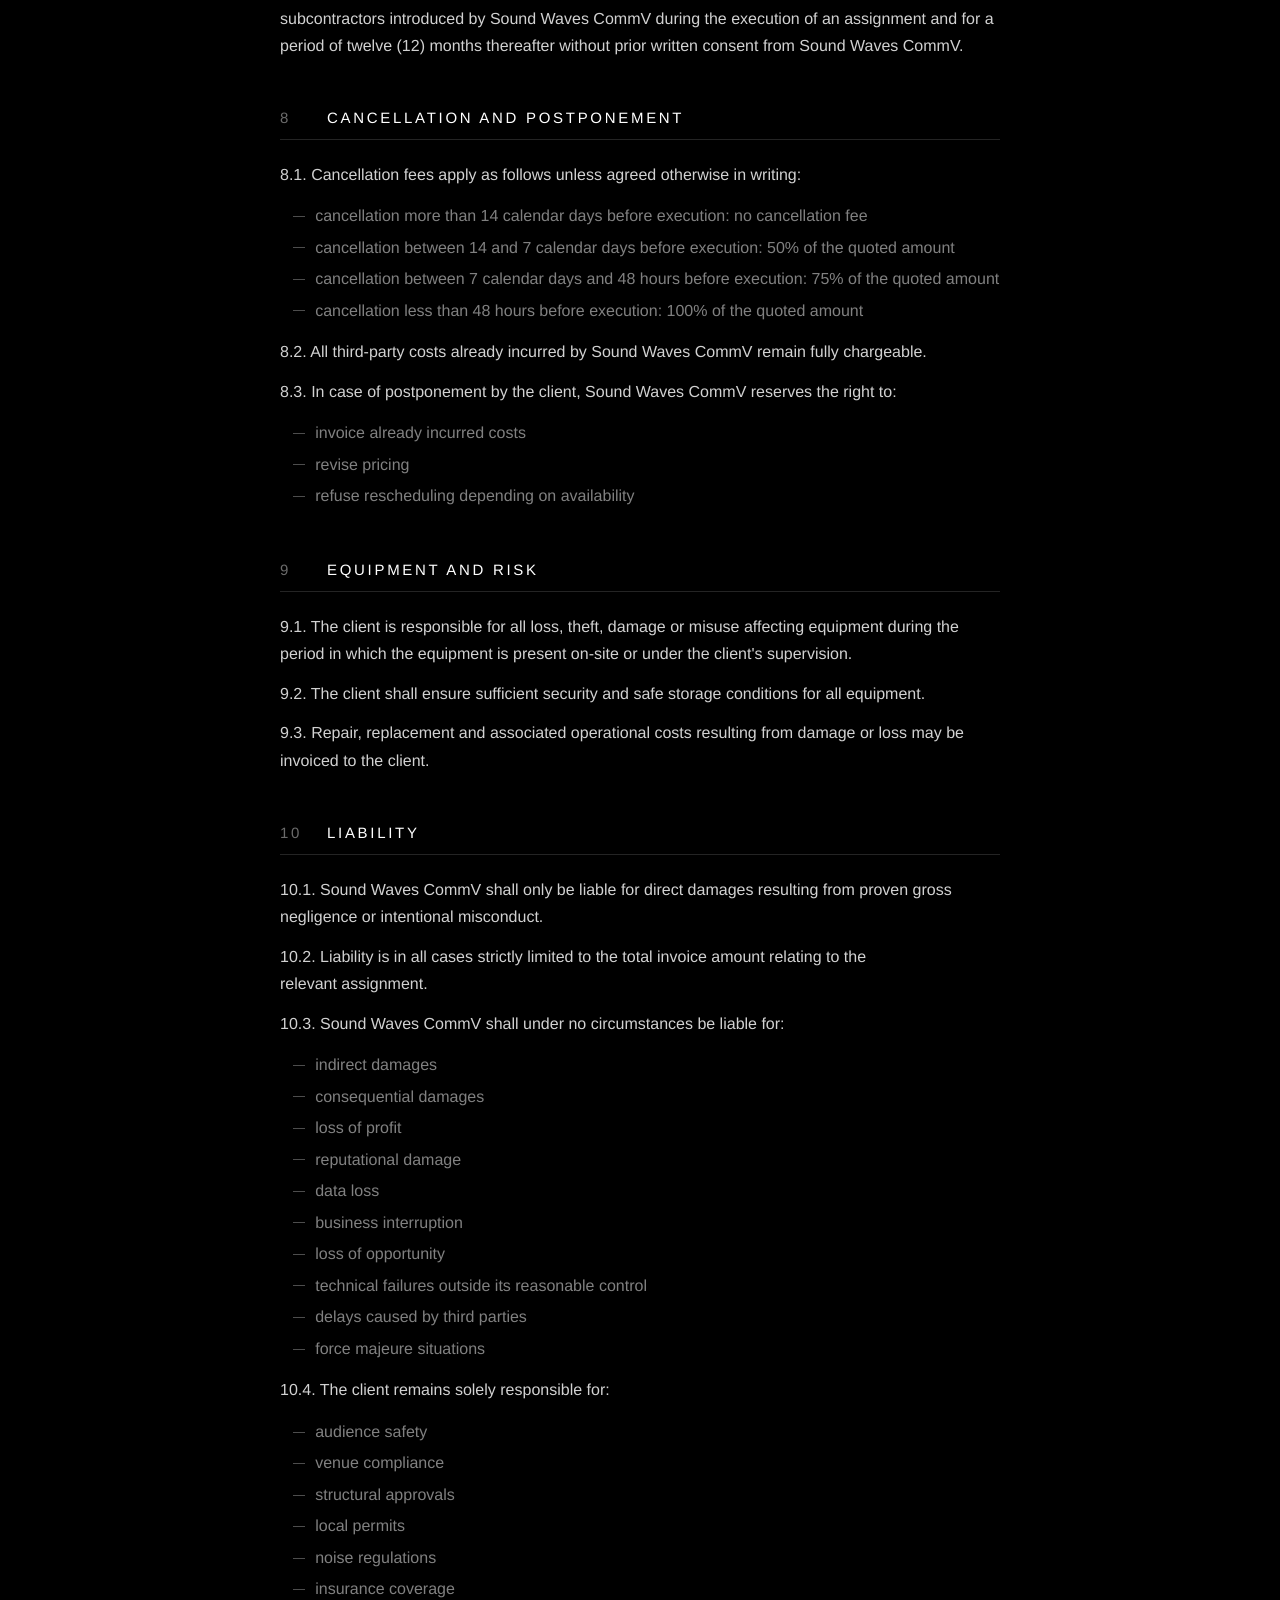
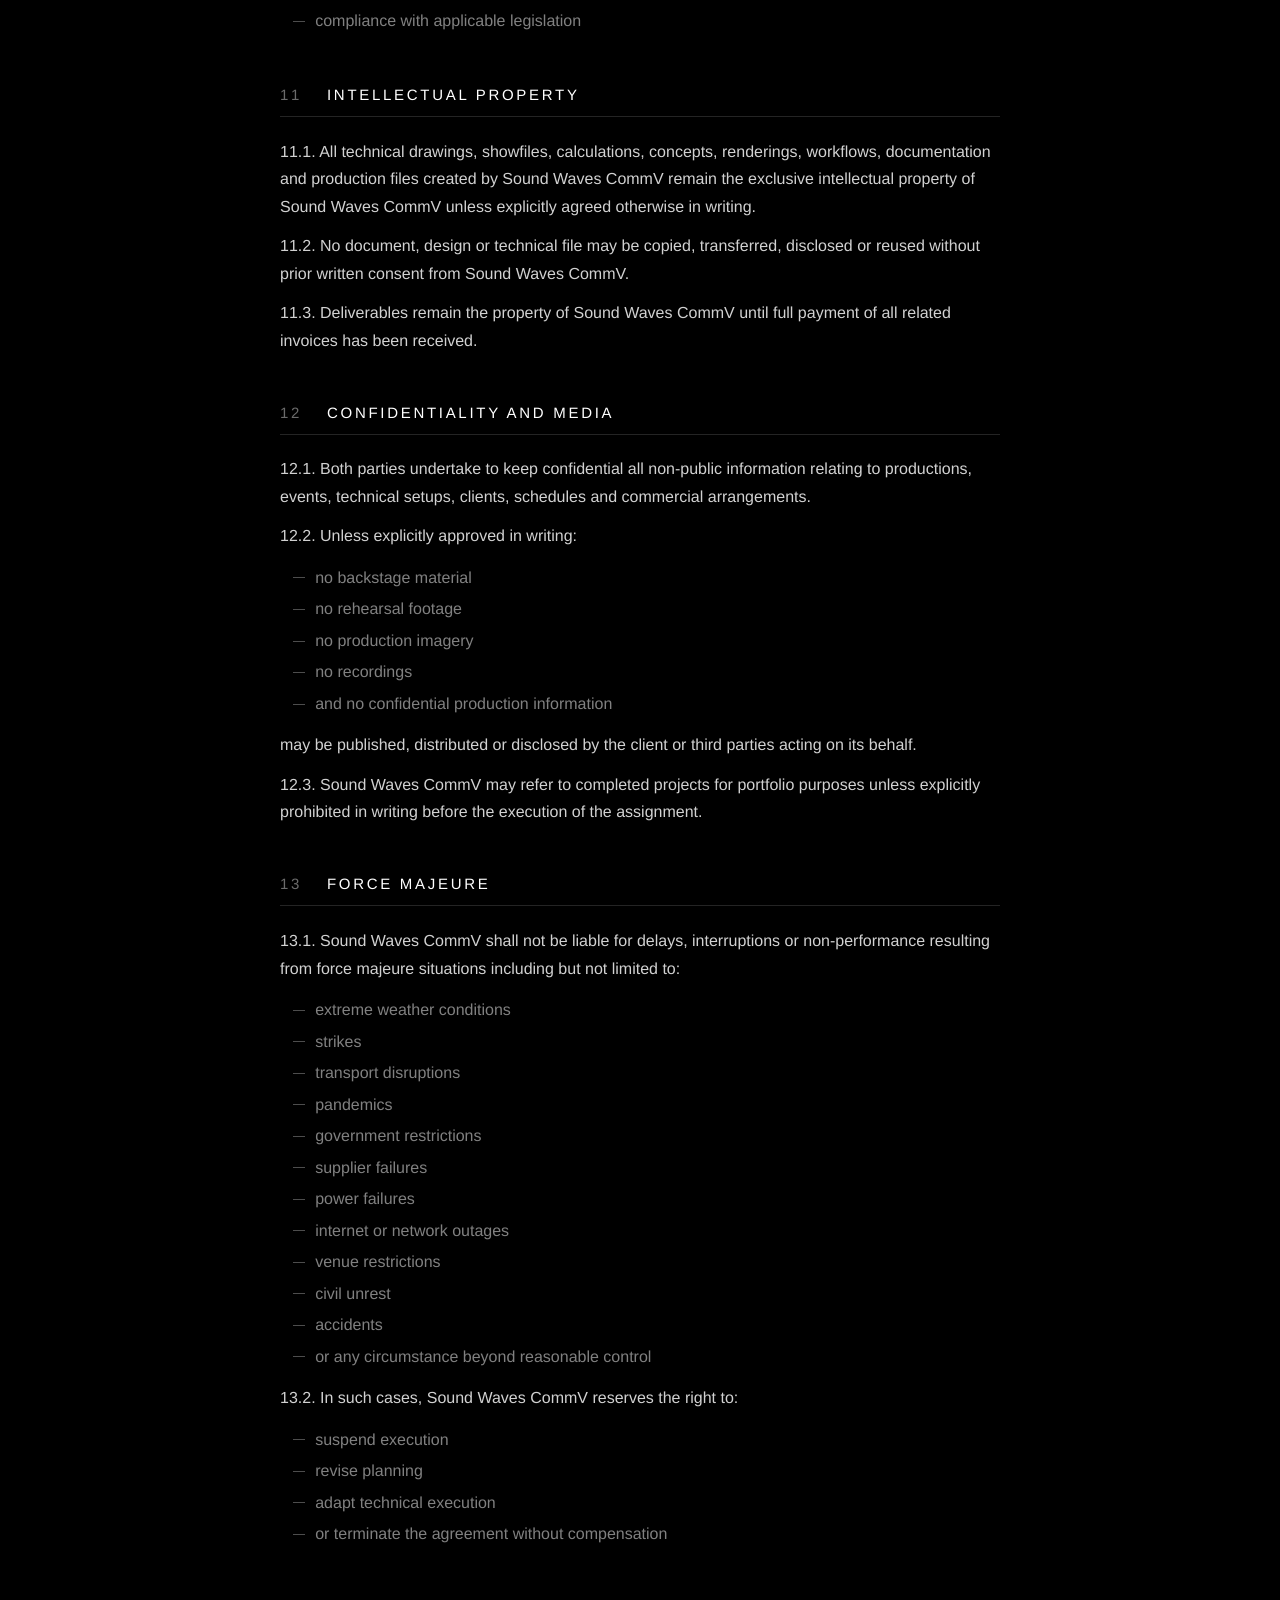
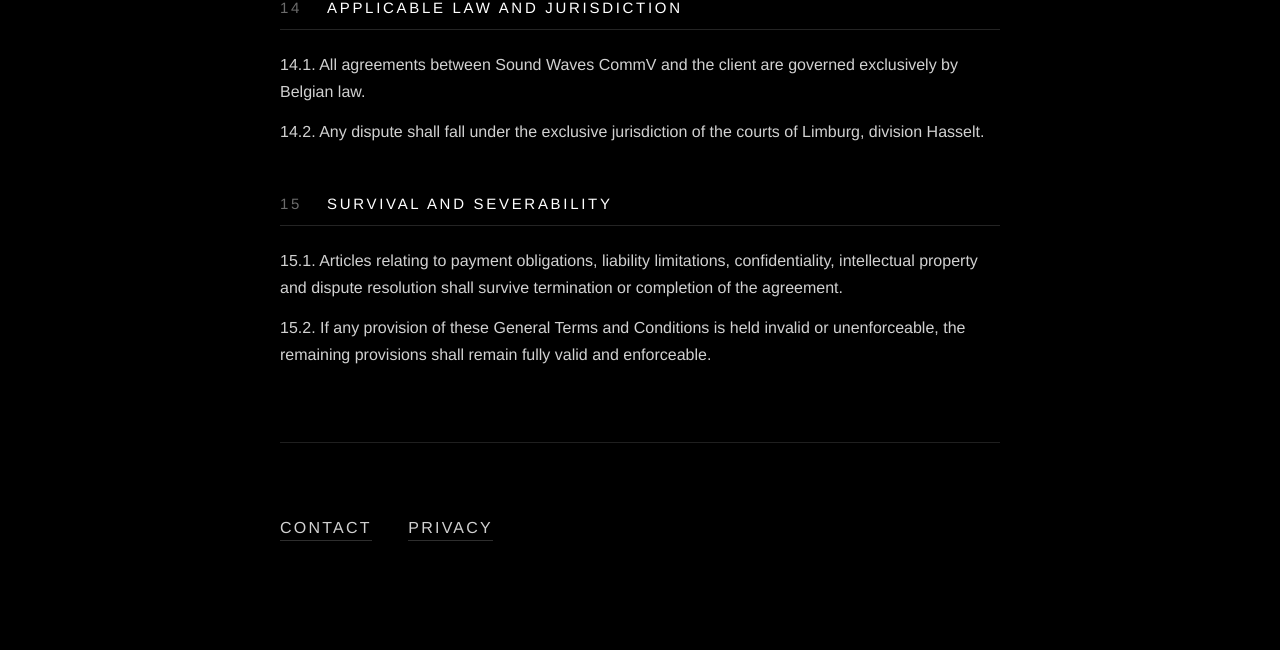
<file: terms/index.html>
<!doctype html>
<html lang="en">
  <head>
    <meta charset="utf-8" />
    <meta name="viewport" content="width=device-width, initial-scale=1, viewport-fit=cover" />

    <title>General terms and conditions · Sidechain</title>
    <meta name="description" content="General terms and conditions of Sound Waves CommV, trading as Sidechain." />
    <link rel="canonical" href="https://sidechain.global/terms/" />
    <meta name="robots" content="index, follow" />

    <link rel="icon" href="/favicon.ico" sizes="16x16 32x32 48x48" />
    <link rel="icon" href="/favicon.svg" type="image/svg+xml" sizes="any" />
    <link rel="apple-touch-icon" href="/apple-touch-icon.png" />
    <link rel="manifest" href="/site.webmanifest" />
    <meta name="theme-color" content="#000000" />

    <link rel="stylesheet" href="/style.css?v=41" />
  </head>

  <body class="legalPage">

    <!-- The same landscape, held further back: this page is read rather than
         looked at, so the veil sits heavier and the video is dimmed. -->
    <div class="env" aria-hidden="true">
      <div class="env-media">
        <video class="env-video" autoplay muted loop playsinline preload="auto">
          <source src="/hero-loop.mp4" type="video/mp4; codecs=avc1.4d401f" />
        </video>
      </div>
      <div class="env-weather">
        <div class="env-mist env-mist-a"></div>
        <div class="env-mist env-mist-b"></div>
      </div>
      <div class="env-veil"></div>
    </div>

    <a class="backHome" href="/" aria-label="Back to the Sidechain home page">
      <img class="backMark" src="/logo.svg" width="40" height="40" alt="" />
      <span class="backWord">Sidechain</span>
    </a>


    <!-- Read-and-leave pages get a way out at the top right. It falls back to
         the closing section of the home page, but if you arrived from
         somewhere on this site it takes you back exactly there. Escape works
         too. -->
    <a class="closeX" href="/#close" aria-label="Close and go back">
      <svg viewBox="0 0 24 24" aria-hidden="true">
        <path d="M5 5 L19 19 M19 5 L5 19" />
      </svg>
    </a>

    <main class="legal">
      <header class="legalHead">
        <p class="chLabel">
          <span class="chRule"></span>
          <span class="chName">Terms</span>
        </p>

        <h1 class="legalTitle">General terms and conditions</h1>
        <p class="legalEntity">Sound Waves CommV, trading as Sidechain</p>
        <p class="legalDate">Last updated 31 August 2026</p>
      </header>

        <section class="legalSection">
          <h2><span class="legalNum">1</span>Definitions and Applicability</h2>
          <p>1.1. These General Terms and Conditions apply to all quotations, agreements, assignments, productions, services, deliveries, technical support, consultancy, subcontracting activities and invoices issued by Sound Waves CommV.</p>
          <p>1.2. By approving a quotation, confirming an order, issuing a purchase order, accepting delivered services or making any payment, the client acknowledges having read and accepted these General Terms and Conditions.</p>
          <p>1.3. Any general or specific terms and conditions of the client are expressly excluded unless explicitly accepted in writing by Sound Waves CommV.</p>
          <p>1.4. The issuance of a purchase order, supplier onboarding procedure, vendor registration or any administrative client process shall not imply acceptance by Sound Waves CommV of the client&#x27;s terms and conditions unless explicitly agreed in writing.</p>
          <p>1.5. In the event of contradiction between the client&#x27;s purchase order and these General Terms and Conditions, the specific commercial terms expressly agreed in writing shall prevail solely for the relevant assignment, without affecting the applicability of the remaining provisions herein.</p>
        </section>

        <section class="legalSection">
          <h2><span class="legalNum">2</span>Quotations and Agreements</h2>
          <p>2.1. All quotations issued by Sound Waves CommV are non-binding and valid for thirty (30) calendar days unless stated otherwise.</p>
          <p>2.2. A binding agreement only exists after written confirmation by Sound Waves CommV, including confirmation by e-mail.</p>
          <p>2.3. Quotations are based on the information available at the time of preparation. Any modification to:</p>
          <ul>
            <li>schedules</li>
            <li>locations</li>
            <li>technical requirements</li>
            <li>production scope</li>
            <li>crew requirements</li>
            <li>working hours</li>
            <li>transport</li>
            <li>rehearsals</li>
            <li>access times</li>
            <li>installation or dismantling schedules</li>
          </ul>
          <p>may result in revised pricing and additional charges.</p>
          <p>2.4. Sound Waves CommV reserves the right to refuse modifications requested after confirmation if such modifications would compromise operational feasibility, planning or resource availability.</p>
          <p>2.5. Any instruction, modification or approval given on-site by the client, production management, technical management or any person reasonably appearing to represent the client shall be considered binding and billable.</p>
        </section>

        <section class="legalSection">
          <h2><span class="legalNum">3</span>Prices</h2>
          <p>3.1. All prices are expressed in EUR and are exclusive of VAT unless explicitly stated otherwise.</p>
          <p>3.2. The quoted price includes only the services and materials expressly described in the quotation.</p>
          <p>3.3. Additional costs caused by:</p>
          <ul>
            <li>overtime</li>
            <li>waiting time</li>
            <li>delays</li>
            <li>additional rehearsals</li>
            <li>night work</li>
            <li>schedule extensions</li>
            <li>additional travel</li>
            <li>venue restrictions</li>
            <li>client-requested modifications</li>
            <li>incomplete or incorrect information provided by the client</li>
          </ul>
          <p>shall be invoiced separately at the applicable rates.</p>
          <p>3.4. Travel costs, accommodation costs, parking costs, toll fees, freight charges and externally incurred expenses may be invoiced separately unless explicitly included in the quotation.</p>
          <p>3.5. Any bank charges, withholding taxes, exchange rate costs or international transfer fees shall be borne by the client.</p>
        </section>

        <section class="legalSection">
          <h2><span class="legalNum">4</span>Payment Terms</h2>
          <p>4.1. Invoices are payable within fourteen (14) calendar days from invoice date unless agreed otherwise in writing.</p>
          <p>4.2. Sound Waves CommV reserves the right to request:</p>
          <ul>
            <li>an advance payment</li>
            <li>staged payments</li>
            <li>partial invoicing</li>
            <li>or full prepayment</li>
          </ul>
          <p>prior to the execution of services.</p>
          <p>4.3. In case of non-payment on the due date:</p>
          <ul>
            <li>all outstanding amounts become immediately due and payable by operation of law and without prior notice</li>
            <li>interest at a rate of twelve percent (12%) per year shall automatically apply from the invoice due date</li>
            <li>a fixed compensation equal to ten percent (10%) of the outstanding amount, with a minimum of EUR 150, shall automatically be due</li>
          </ul>
          <p>4.4. Any partial payment by the client shall first be allocated to:</p>
          <ul>
            <li>recovery costs</li>
            <li>damages</li>
            <li>accrued interest</li>
            <li>oldest outstanding invoices</li>
          </ul>
          <p>4.5. Any dispute regarding an invoice must be notified in writing within seven (7) calendar days from invoice date. After this period, the invoice shall be deemed fully accepted.</p>
          <p>4.6. In case of late payment, Sound Waves CommV reserves the right to:</p>
          <ul>
            <li>suspend ongoing services</li>
            <li>postpone deliveries</li>
            <li>withhold technical files or deliverables</li>
            <li>refuse future assignments</li>
          </ul>
          <p>without liability or compensation toward the client.</p>
          <p>4.7. All judicial and extrajudicial recovery costs, collection costs, legal fees and enforcement expenses shall be borne entirely by the client.</p>
        </section>

        <section class="legalSection">
          <h2><span class="legalNum">5</span>Execution of Services</h2>
          <p>5.1. Sound Waves CommV undertakes to perform its services professionally and according to industry standards.</p>
          <p>5.2. The client shall ensure that all required:</p>
          <ul>
            <li>permits</li>
            <li>venue access</li>
            <li>loading facilities</li>
            <li>electricity supply</li>
            <li>rigging approvals</li>
            <li>safety measures</li>
            <li>schedules</li>
            <li>technical information</li>
            <li>parking access</li>
            <li>and logistical conditions</li>
          </ul>
          <p>are available and operational before the start of the services.</p>
          <p>5.3. Delays caused by the client, venue, authorities, suppliers or third parties may result in additional costs and revised planning.</p>
          <p>5.4. Sound Waves CommV reserves the right to adapt technical execution where operational or safety conditions reasonably require such adaptation.</p>
        </section>

        <section class="legalSection">
          <h2><span class="legalNum">6</span>Working Hours and Overtime</h2>
          <p>6.1. Quoted working schedules are indicative and based on the information provided by the client.</p>
          <p>6.2. Overtime, waiting time, delayed load-outs, additional rehearsal time, night work and schedule extensions may be charged separately at the applicable rates.</p>
          <p>6.3. Breaks, standby periods and interrupted schedules caused by the client or production circumstances may be considered billable working time.</p>
        </section>

        <section class="legalSection">
          <h2><span class="legalNum">7</span>Subcontractors and Personnel</h2>
          <p>7.1. Sound Waves CommV reserves the right to engage subcontractors, freelancers, operators, technicians and external suppliers for the execution of assignments.</p>
          <p>7.2. Unless explicitly agreed otherwise in writing, Sound Waves CommV does not guarantee the availability of any specifically named technician or crew member.</p>
          <p>7.3. Sound Waves CommV remains solely responsible for the coordination of the agreed services.</p>
          <p>7.4. The client shall not directly or indirectly hire, contract or engage personnel, freelancers or subcontractors introduced by Sound Waves CommV during the execution of an assignment and for a period of twelve (12) months thereafter without prior written consent from Sound Waves CommV.</p>
        </section>

        <section class="legalSection">
          <h2><span class="legalNum">8</span>Cancellation and Postponement</h2>
          <p>8.1. Cancellation fees apply as follows unless agreed otherwise in writing:</p>
          <ul>
            <li>cancellation more than 14 calendar days before execution: no cancellation fee</li>
            <li>cancellation between 14 and 7 calendar days before execution: 50% of the quoted amount</li>
            <li>cancellation between 7 calendar days and 48 hours before execution: 75% of the quoted amount</li>
            <li>cancellation less than 48 hours before execution: 100% of the quoted amount</li>
          </ul>
          <p>8.2. All third-party costs already incurred by Sound Waves CommV remain fully chargeable.</p>
          <p>8.3. In case of postponement by the client, Sound Waves CommV reserves the right to:</p>
          <ul>
            <li>invoice already incurred costs</li>
            <li>revise pricing</li>
            <li>refuse rescheduling depending on availability</li>
          </ul>
        </section>

        <section class="legalSection">
          <h2><span class="legalNum">9</span>Equipment and Risk</h2>
          <p>9.1. The client is responsible for all loss, theft, damage or misuse affecting equipment during the period in which the equipment is present on-site or under the client&#x27;s supervision.</p>
          <p>9.2. The client shall ensure sufficient security and safe storage conditions for all equipment.</p>
          <p>9.3. Repair, replacement and associated operational costs resulting from damage or loss may be invoiced to the client.</p>
        </section>

        <section class="legalSection">
          <h2><span class="legalNum">10</span>Liability</h2>
          <p>10.1. Sound Waves CommV shall only be liable for direct damages resulting from proven gross negligence or intentional misconduct.</p>
          <p>10.2. Liability is in all cases strictly limited to the total invoice amount relating to the relevant assignment.</p>
          <p>10.3. Sound Waves CommV shall under no circumstances be liable for:</p>
          <ul>
            <li>indirect damages</li>
            <li>consequential damages</li>
            <li>loss of profit</li>
            <li>reputational damage</li>
            <li>data loss</li>
            <li>business interruption</li>
            <li>loss of opportunity</li>
            <li>technical failures outside its reasonable control</li>
            <li>delays caused by third parties</li>
            <li>force majeure situations</li>
          </ul>
          <p>10.4. The client remains solely responsible for:</p>
          <ul>
            <li>audience safety</li>
            <li>venue compliance</li>
            <li>structural approvals</li>
            <li>local permits</li>
            <li>noise regulations</li>
            <li>insurance coverage</li>
            <li>compliance with applicable legislation</li>
          </ul>
        </section>

        <section class="legalSection">
          <h2><span class="legalNum">11</span>Intellectual Property</h2>
          <p>11.1. All technical drawings, showfiles, calculations, concepts, renderings, workflows, documentation and production files created by Sound Waves CommV remain the exclusive intellectual property of Sound Waves CommV unless explicitly agreed otherwise in writing.</p>
          <p>11.2. No document, design or technical file may be copied, transferred, disclosed or reused without prior written consent from Sound Waves CommV.</p>
          <p>11.3. Deliverables remain the property of Sound Waves CommV until full payment of all related invoices has been received.</p>
        </section>

        <section class="legalSection">
          <h2><span class="legalNum">12</span>Confidentiality and Media</h2>
          <p>12.1. Both parties undertake to keep confidential all non-public information relating to productions, events, technical setups, clients, schedules and commercial arrangements.</p>
          <p>12.2. Unless explicitly approved in writing:</p>
          <ul>
            <li>no backstage material</li>
            <li>no rehearsal footage</li>
            <li>no production imagery</li>
            <li>no recordings</li>
            <li>and no confidential production information</li>
          </ul>
          <p>may be published, distributed or disclosed by the client or third parties acting on its behalf.</p>
          <p>12.3. Sound Waves CommV may refer to completed projects for portfolio purposes unless explicitly prohibited in writing before the execution of the assignment.</p>
        </section>

        <section class="legalSection">
          <h2><span class="legalNum">13</span>Force Majeure</h2>
          <p>13.1. Sound Waves CommV shall not be liable for delays, interruptions or non-performance resulting from force majeure situations including but not limited to:</p>
          <ul>
            <li>extreme weather conditions</li>
            <li>strikes</li>
            <li>transport disruptions</li>
            <li>pandemics</li>
            <li>government restrictions</li>
            <li>supplier failures</li>
            <li>power failures</li>
            <li>internet or network outages</li>
            <li>venue restrictions</li>
            <li>civil unrest</li>
            <li>accidents</li>
            <li>or any circumstance beyond reasonable control</li>
          </ul>
          <p>13.2. In such cases, Sound Waves CommV reserves the right to:</p>
          <ul>
            <li>suspend execution</li>
            <li>revise planning</li>
            <li>adapt technical execution</li>
            <li>or terminate the agreement without compensation</li>
          </ul>
        </section>

        <section class="legalSection">
          <h2><span class="legalNum">14</span>Applicable Law and Jurisdiction</h2>
          <p>14.1. All agreements between Sound Waves CommV and the client are governed exclusively by Belgian law.</p>
          <p>14.2. Any dispute shall fall under the exclusive jurisdiction of the courts of Limburg, division Hasselt.</p>
        </section>

        <section class="legalSection">
          <h2><span class="legalNum">15</span>Survival and Severability</h2>
          <p>15.1. Articles relating to payment obligations, liability limitations, confidentiality, intellectual property and dispute resolution shall survive termination or completion of the agreement.</p>
          <p>15.2. If any provision of these General Terms and Conditions is held invalid or unenforceable, the remaining provisions shall remain fully valid and enforceable.</p>
        </section>

      <footer class="legalFoot">
        <p class="legalLinks">
          <a href="/contact/">Contact</a>
          <a href="/privacy/">Privacy</a>
        </p>
      </footer>
    </main>

    <script>
      // Back to where they actually came from, when that was this site.
      (function () {
        var x = document.querySelector('.closeX');
        if (!x) return;

        function leave(e) {
          var from = document.referrer;
          if (from && from.indexOf(location.origin) === 0 && history.length > 1) {
            if (e) e.preventDefault();
            history.back();
          }
        }

        x.addEventListener('click', leave);
        document.addEventListener('keydown', function (e) {
          if (e.key !== 'Escape') return;
          if (document.referrer.indexOf(location.origin) === 0 && history.length > 1) history.back();
          else location.href = '/#close';
        });
      }());

      (function () {
        if (window.matchMedia('(prefers-reduced-motion: reduce)').matches) {
          document.documentElement.classList.add('is-still');
          return;
        }
        var v = document.querySelector('.env-video');
        if (!v) return;
        v.playbackRate = 0.55;
        v.play().catch(function () {});
      }());
    </script>
  </body>
</html>
</file>
<file: style.css>
/* ═══════════════════════════════════════════════════════════════════════
   Sidechain — one continuous cinematic scene.

   The landscape is fixed. The content scrolls through it. There are no
   opaque section backgrounds anywhere: readability is bought with black
   gradients only, so the mountain is never covered up, only dimmed.
   ═══════════════════════════════════════════════════════════════════════ */

* { margin: 0; padding: 0; box-sizing: border-box; }

:root {
  --bg:     #000;
  --fg:     #fff;
  --muted:  rgba(255,255,255,.82);
  --muted2: rgba(255,255,255,.50);

  /* Scroll progress 0 → 1, written by JS. Falls back to 0 without JS. */
  --sp: 0;
}

html {
  background: var(--bg);
  color: var(--fg);
  -webkit-text-size-adjust: 100%;
}

body {
  /* System stack only — no webfont, so the site makes zero third-party
     requests and there is no flash of unstyled text over the landscape. */
  font-family: -apple-system, BlinkMacSystemFont, "Segoe UI", "Helvetica Neue",
               Helvetica, Arial, sans-serif;
  -webkit-font-smoothing: antialiased;
  text-rendering: geometricPrecision;
  overflow-x: hidden;
}

a { color: inherit; text-decoration: none; }

/* Say the colour rather than inheriting it: an inherited value loses to any
   host stylesheet that colours headings, and this page is dark type away
   from unreadable. */
h1, h2 { color: var(--fg); font-weight: inherit; }


/* ═══ FIXED ENVIRONMENT ══════════════════════════════════════════════ */

.env {
  position: fixed;
  inset: 0;
  z-index: 0;
  overflow: hidden;
  pointer-events: none;
  background: #000;
}

/* hero.jpg is the base layer: it is what shows on mobile, under reduced
   motion, and in any browser that will not decode the video. The video
   sits on top of it, so a failed decode degrades to a still frame. */
.env-media {
  position: absolute;
  inset: -4vh -4vw;                 /* bleed, so parallax never shows an edge */
  background-image: url('hero.jpg');
  background-size: cover;
  background-position: center 34%;
  background-repeat: no-repeat;

  /* Extremely subtle depth: 1.00 → 1.07 over the whole page. */
  transform: scale(calc(1 + 0.07 * var(--sp)))
             translateY(calc(-2vh * var(--sp)));
  transform-origin: 50% 40%;
  will-change: transform;
}

/* The source clip carries a watermark in the bottom right corner. The video
   box is drawn taller than its container and anchored to the top, so the last
   ~130px of the frame falls outside .env (overflow: hidden) and is never seen.
   Raise the offset if the watermark ever reappears. */
.env-video {
  position: absolute;
  top: 0;
  left: 0;
  width: 100%;
  height: calc(100% + 130px);
  object-fit: cover;
  object-position: center top;
}

/* ── Mist ─────────────────────────────────────────────────────────────
   Two soft white fields drifting across each other on very long, offset
   cycles. This is where most of the "the world is moving" feeling comes
   from, and it is the only motion that survives when the video does not
   play at all. */

/* Scrolling pushes the cloud field across and down: the weather moves
   because you moved, not only because time passed. The wrapper carries the
   scroll transform, the children carry their own animation. */
.env-weather {
  position: absolute;
  inset: 0;
  transform: translate3d(calc(-8vw * var(--sp)), calc(3vh * var(--sp)), 0);
  will-change: transform;
}

.env-mist {
  position: absolute;
  inset: -34%;
  opacity: .5;
  mix-blend-mode: screen;
}

.env-mist-a {
  background: radial-gradient(45% 30% at 30% 55%, rgba(255,255,255,.10), rgba(255,255,255,0) 70%),
              radial-gradient(35% 22% at 72% 40%, rgba(255,255,255,.07), rgba(255,255,255,0) 70%);
  animation: driftA 165s ease-in-out infinite alternate;
}

.env-mist-b {
  background: radial-gradient(55% 26% at 60% 68%, rgba(255,255,255,.08), rgba(255,255,255,0) 72%),
              radial-gradient(30% 18% at 18% 30%, rgba(255,255,255,.06), rgba(255,255,255,0) 70%);
  animation: driftB 235s ease-in-out infinite alternate;
}

@keyframes driftA {
  from { transform: translate3d(-3%, 1%, 0) scale(1.00); }
  to   { transform: translate3d( 4%, -2%, 0) scale(1.08); }
}

@keyframes driftB {
  from { transform: translate3d( 3%, -1%, 0) scale(1.06); }
  to   { transform: translate3d(-4%, 2%, 0) scale(1.00); }
}

/* ── Veil ─────────────────────────────────────────────────────────────
   Global readability dimmer. Light over the opening, heavier through the
   chapters where there is more to read, so the page walks from open sky
   into deeper weather as it is read. */

.env-veil {
  position: absolute;
  inset: 0;
  background:
    linear-gradient(to bottom,
      rgba(0,0,0,.55) 0%,
      rgba(0,0,0,.12) 26%,
      rgba(0,0,0,.14) 62%,
      rgba(0,0,0,.72) 92%,
      rgba(0,0,0,.90) 100%),
    rgba(0,0,0,.30);
  opacity: calc(.72 + .28 * var(--sp));
}


/* ═══ RAIL ═══════════════════════════════════════════════════════════ */

/* A bare progress hairline. It deliberately carries no number: the chapter
   labels already show 01–05, and a number here landed on the same line as
   the label it was repeating. */
.rail {
  position: fixed;
  z-index: 3;
  left: max(22px, 2.4vw);
  top: 50%;
  transform: translateY(-50%);
  pointer-events: none;
}

.railTrack {
  display: block;
  position: relative;
  width: 1px;
  height: 140px;
  background: rgba(255,255,255,.14);
}

.railFill {
  position: absolute;
  inset: 0;
  background: rgba(255,255,255,.55);
  transform: scaleY(0);
  transform-origin: top;
}


/* ═══ SCROLLING CONTENT ══════════════════════════════════════════════ */

.scroll {
  position: relative;
  z-index: 2;
}

/* Each chapter gets more than a screen, so a statement is never rushed
   past and never shares the viewport with the next one. */
.ch {
  /* Per-section visibility, 0 → 1 → 0 as the section crosses the viewport.
     JS overwrites it as an inline style; declared here so a page without JS
     simply shows every chapter at full strength. */
  --v: 1;

  position: relative;
  min-height: 108vh;
  min-height: 108svh;
  display: grid;
  align-items: center;
  padding: 14vh max(24px, 6vw) 14vh max(64px, 9vw);
}

.ch-hero,
.ch-close {
  min-height: 100vh;
  min-height: 100svh;
  justify-items: center;
  text-align: center;
  padding-left: max(24px, 6vw);
}

/* --v is per-section visibility, 0 → 1 → 0 as it crosses the viewport.
   Set to 1 by CSS here so a page without JS shows everything. */
.chInner {
  position: relative;
  width: min(760px, 100%);
  min-width: 0;
  max-width: 100%;
  opacity: var(--v);
  transform: translateY(calc(22px * (1 - var(--v))));
}

.is-live .chInner {
  opacity: calc(.06 + .94 * var(--v));
}

.chInner-center { width: min(900px, 100%); }

/* Local readability wash. A wide, soft, off-centre ellipse rather than a
   panel: it darkens the landscape behind the words without ever reading
   as a box drawn on top of it. */
.chInner::before {
  content: '';
  position: absolute;
  z-index: -1;
  inset: -12vh -22vw -12vh -18vw;
  background: radial-gradient(60% 52% at 34% 50%,
              rgba(0,0,0,.86), rgba(0,0,0,.42) 52%, rgba(0,0,0,0) 78%);
  opacity: var(--v);
  pointer-events: none;
}

.chInner-center::before {
  inset: -14vh -20vw;
  background: radial-gradient(58% 54% at 50% 50%,
              rgba(0,0,0,.72), rgba(0,0,0,.30) 54%, rgba(0,0,0,0) 78%);
}


/* ── Opening ─────────────────────────────────────────────────────────── */

.mark {
  display: block;
  margin: 0 auto clamp(20px, 3.4vh, 32px);
  width: clamp(72px, 8vw, 104px);
  height: auto;
  filter: invert(1);
  opacity: .92;
}

/* The opening leads with identity: mark, then wordmark, then the tagline,
   then what the company actually does. The message is not the largest thing
   here — it gets its full size at the close, where it stands alone. */
.wordmark {
  font-size: clamp(26px, 5.4vw, 64px);
  font-weight: 700;
  letter-spacing: 0.30em;
  text-indent: 0.30em;          /* balances the trailing letter-space */
  line-height: 1;
  color: var(--fg);
  margin-bottom: clamp(26px, 4.5vh, 42px);
  text-shadow: 0 0 60px rgba(0,0,0,.85), 0 2px 14px rgba(0,0,0,.65);
}

.tagline {
  text-wrap: balance;
  font-size: clamp(16px, 2vw, 24px);
  font-weight: 300;
  line-height: 1.35;
  color: var(--muted);
  text-shadow: 0 0 30px rgba(0,0,0,.9), 0 1px 8px rgba(0,0,0,.8);
}

.heroLine {
  text-wrap: balance;
  font-size: clamp(19px, 2.5vw, 31px);
  font-weight: 400;
  line-height: 1.25;
  letter-spacing: -0.008em;
  color: var(--fg);
  margin-top: clamp(14px, 2.4vh, 22px);
  text-shadow: 0 0 40px rgba(0,0,0,.85), 0 2px 12px rgba(0,0,0,.65);
}

.statement {
  text-wrap: balance;
  font-size: clamp(38px, 7.4vw, 92px);
  font-weight: 500;
  line-height: 1.04;
  letter-spacing: -0.015em;
  color: var(--fg);
  text-shadow: 0 0 60px rgba(0,0,0,.85), 0 2px 14px rgba(0,0,0,.65);
}

.elements {
  font-size: clamp(10px, 1.2vw, 13px);
  font-weight: 400;
  letter-spacing: 0.26em;
  text-transform: uppercase;
  color: rgba(255,255,255,.62);
  margin-top: clamp(34px, 6vh, 60px);
  text-shadow: 0 0 24px rgba(0,0,0,.9);
}

.cue {
  position: absolute;
  z-index: 2;
  bottom: max(28px, 4vh);
  left: 50%;
  width: 1px;
  height: 48px;
  background: linear-gradient(to bottom, rgba(255,255,255,0), rgba(255,255,255,.45));
  pointer-events: none;
}


/* ── Chapters ────────────────────────────────────────────────────────── */

.chLabel {
  display: flex;
  align-items: center;
  gap: clamp(14px, 1.6vw, 22px);
  font-size: clamp(11px, 1.4vw, 16px);
  letter-spacing: 0.30em;
  text-transform: uppercase;
  color: rgba(255,255,255,.60);
  margin-bottom: clamp(26px, 4.6vh, 44px);
}

.chNum   { color: rgba(255,255,255,.75); font-weight: 600; }
.chRule  { width: clamp(36px, 7.5vw, 108px); height: 2px; background: rgba(255,255,255,.55); }

/* The pillar name carries the section, so it is sized as a heading in its own
   right. The number and the rule stay at label size beside it. */
.chName {
  font-size: clamp(17px, 2.5vw, 30px);
  letter-spacing: 0.22em;
  color: rgba(255,255,255,.88);
  text-shadow: 0 0 24px rgba(0,0,0,.9);
}

.chHead {
  text-wrap: balance;
  font-size: clamp(26px, 4.3vw, 52px);
  font-weight: 400;
  line-height: 1.14;
  letter-spacing: -0.012em;
  color: var(--fg);
  text-shadow: 0 0 50px rgba(0,0,0,.85), 0 2px 12px rgba(0,0,0,.6);
}

.chNote {
  text-wrap: pretty;
  font-size: clamp(15px, 1.5vw, 18px);
  font-weight: 300;
  line-height: 1.62;
  /* Not --muted2: at .50 this sat right on the edge of readable where the
     landscape behind it is a lit slope rather than sky. */
  color: rgba(255,255,255,.66);
  max-width: 44ch;
  margin-top: clamp(22px, 4vh, 36px);
  text-shadow: 0 0 24px rgba(0,0,0,.9);
}



/* ── Sidechain, the conclusion ───────────────────────────────────────── */

/* More room than a pillar gets, because this is where the three of them
   land. Everything else about it is the chapter system unchanged. */
.ch-sum { min-height: 130vh; }

.ch-sum .chLabel { margin-bottom: clamp(34px, 6.5vh, 60px); }
.ch-sum .chHead  { margin-bottom: clamp(10px, 2vh, 18px); }

.chNote + .chNote { margin-top: 16px; }


/* ── Closing ─────────────────────────────────────────────────────────── */

.ch-close { min-height: 100vh; }

/* The close is set in caps: it is a sign-off rather than a sentence, and it
   sits in the same register as the pillars under it. Caps read larger than
   lower case at the same size, so the size comes down and the tracking opens
   up to stop the words gluing together. */
.statement-close {
  text-transform: uppercase;
  font-size: clamp(26px, 5.2vw, 66px);
  letter-spacing: 0.045em;
  font-weight: 500;
  line-height: 1.1;
}

.contact {
  margin-top: clamp(36px, 6vh, 58px);
}

/* A hairline rectangle in the same register as the pillars: uppercase, widely
   tracked, no fill until it is pointed at. The only thing on the page that
   responds to a cursor, which is what makes it read as the way out. */
.btn {
  display: inline-block;
  padding: clamp(15px, 2vh, 20px) clamp(28px, 4vw, 44px);
  border: 1px solid rgba(255,255,255,.34);
  background: rgba(0,0,0,.28);
  font-size: clamp(11px, 1.2vw, 13px);
  font-weight: 500;
  letter-spacing: 0.24em;
  text-indent: 0.24em;
  text-transform: uppercase;
  color: var(--fg);
  transition: background-color .3s ease, border-color .3s ease, color .3s ease;
}

.btn:hover,
.btn:focus-visible {
  background: rgba(255,255,255,.92);
  border-color: rgba(255,255,255,.92);
  color: #000;
  outline: none;
}

.btn:focus-visible {
  box-shadow: 0 0 0 3px rgba(0,0,0,.85);
}

.invite {
  text-wrap: balance;
  font-size: clamp(13px, 1.35vw, 15px);
  font-weight: 300;
  color: var(--muted2);
  letter-spacing: 0.04em;
  margin-top: clamp(38px, 6.5vh, 66px);
  text-shadow: 0 0 24px rgba(0,0,0,.9);
}

.elements-close { margin-top: clamp(48px, 9vh, 90px); }

.place {
  display: flex;
  flex-wrap: wrap;
  justify-content: center;
  gap: 6px clamp(14px, 2.2vw, 26px);
  font-size: clamp(10px, 1.1vw, 12px);
  letter-spacing: 0.20em;
  text-transform: uppercase;
  color: rgba(255,255,255,.50);
  margin-top: clamp(14px, 2.2vh, 20px);
  text-shadow: 0 0 24px rgba(0,0,0,.9);
}

.place a {
  color: rgba(255,255,255,.72);
  border-bottom: 1px solid rgba(255,255,255,.28);
  padding-bottom: 2px;
  transition: color .25s ease, border-bottom-color .25s ease;
}

.place a:hover,
.place a:focus-visible {
  color: rgba(255,255,255,.85);
  border-bottom-color: rgba(255,255,255,.4);
  outline: none;
}


/* ═══ CONTACT PAGE ═══════════════════════════════════════════════════
   One screen in the same environment. The address is the largest thing on
   it, because it is the only reason anyone is here. */

.ch-contact {
  min-height: 100vh;
  min-height: 100svh;
  align-content: center;
}

.backHome {
  position: fixed;
  z-index: 3;
  top: max(22px, 3.2vh);
  left: max(22px, 2.4vw);
  display: inline-flex;
  align-items: center;
  gap: 12px;
  opacity: .78;
  transition: opacity .25s ease;
}

.backHome:hover { opacity: 1; }

.backMark {
  width: 36px;
  height: auto;
  filter: invert(1);
}

.backWord {
  font-size: clamp(11px, 1.2vw, 13px);
  font-weight: 500;
  letter-spacing: 0.28em;
  text-indent: 0.28em;
  text-transform: uppercase;
}

/* The identification a Belgian business site has to carry. Quiet, but
   present and machine readable. */
.details {
  font-style: normal;
  font-size: clamp(13px, 1.35vw, 15px);
  font-weight: 300;
  line-height: 1.75;
  color: var(--muted2);
  margin-top: clamp(40px, 7vh, 72px);
  text-shadow: 0 0 24px rgba(0,0,0,.9);
}

/* The address and the phone read louder than the registration lines they
   sit above: they are the two things anyone actually wants off this block. */
.detailsLink {
  display: block;
  font-size: clamp(15px, 1.55vw, 18px);
  color: var(--muted);
  width: fit-content;
  border-bottom: 1px solid rgba(255,255,255,.16);
  padding-bottom: 2px;
  margin-bottom: 8px;
  transition: color .25s ease, border-bottom-color .25s ease;
}

.detailsLink:hover {
  color: var(--fg);
  border-bottom-color: rgba(255,255,255,.55);
}

.detailsLink + .detailsName { margin-top: clamp(26px, 4.5vh, 40px); }

.detailsName {
  display: block;
  color: var(--muted);
  letter-spacing: 0.16em;
  text-transform: uppercase;
  font-size: clamp(11px, 1.15vw, 13px);
  margin-bottom: 10px;
}

.detailsVat {
  display: inline-block;
  margin-top: 10px;
  font-variant-numeric: tabular-nums;
}


/* ── Message form ─────────────────────────────────────────────────────
   No boxes: a field is a label and a rule, in the same hairline language as
   the chapter rules and the button. */

.msg {
  margin-top: clamp(38px, 6.5vh, 64px);
  max-width: 480px;
  display: flex;
  flex-direction: column;
  gap: clamp(20px, 3.2vh, 28px);
  align-items: flex-start;
}

.field {
  width: 100%;
  display: flex;
  flex-direction: column;
  gap: 7px;
}

.field label {
  font-size: clamp(10px, 1.1vw, 12px);
  letter-spacing: 0.24em;
  text-transform: uppercase;
  color: var(--muted2);
}

.field input,
.field textarea {
  width: 100%;
  padding: 8px 2px;
  border: 0;
  border-bottom: 1px solid rgba(255,255,255,.28);
  background: rgba(0,0,0,.22);
  font: inherit;
  font-size: clamp(15px, 1.5vw, 17px);
  font-weight: 300;
  color: var(--fg);
  border-radius: 0;
  transition: border-bottom-color .25s ease, background-color .25s ease;
}

.field textarea { resize: vertical; min-height: 96px; line-height: 1.55; }

.field input:focus,
.field textarea:focus {
  outline: none;
  border-bottom-color: rgba(255,255,255,.85);
  background: rgba(0,0,0,.38);
}

/* The honeypot. Off-screen rather than display:none, which some bots skip. */
.hp {
  position: absolute;
  left: -9999px;
  width: 1px;
  height: 1px;
  opacity: 0;
}

.msg .btn { margin-top: 6px; cursor: pointer; }
.msg .btn[disabled] { opacity: .5; cursor: default; }

.msgStatus,
.msgDone {
  font-size: clamp(13px, 1.35vw, 15px);
  font-weight: 300;
  color: var(--muted2);
  text-shadow: 0 0 24px rgba(0,0,0,.9);
}

.msgStatus:empty { display: none; }
.msgStatus.is-warn { color: var(--muted); }
.msgStatus a { border-bottom: 1px solid rgba(255,255,255,.3); }

.msgBack {
  display: inline-block;
  margin-top: clamp(24px, 4vh, 36px);
  font-size: clamp(11px, 1.2vw, 13px);
  font-weight: 500;
  letter-spacing: 0.24em;
  text-indent: 0.24em;
  text-transform: uppercase;
  color: var(--muted2);
  border-bottom: 1px solid rgba(255,255,255,.2);
  padding-bottom: 4px;
  transition: color .25s ease, border-bottom-color .25s ease;
}

.msgBack:hover {
  color: var(--fg);
  border-bottom-color: rgba(255,255,255,.6);
}

.msgDone {
  color: var(--muted);
  margin-top: clamp(10px, 2vh, 18px);
}

.msgDoneTitle {
  display: block;
  font-size: clamp(22px, 3.2vw, 38px);
  font-weight: 500;
  line-height: 1.1;
  letter-spacing: 0.045em;
  text-transform: uppercase;
  color: var(--fg);
  margin-bottom: clamp(12px, 2vh, 18px);
  text-shadow: 0 0 50px rgba(0,0,0,.85), 0 2px 12px rgba(0,0,0,.6);
}


.legalLinks {
  margin-top: clamp(26px, 4vh, 38px);
  font-size: clamp(11px, 1.2vw, 13px);
  letter-spacing: 0.14em;
  text-transform: uppercase;
  color: var(--muted2);
}

.legalLinks a + a { margin-left: clamp(16px, 2.5vw, 30px); }

.legalLinks a {
  border-bottom: 1px solid rgba(255,255,255,.18);
  padding-bottom: 3px;
  transition: color .25s ease, border-bottom-color .25s ease;
}

.legalLinks a:hover { color: var(--fg); border-bottom-color: rgba(255,255,255,.5); }


/* ═══ LEGAL PAGES ════════════════════════════════════════════════════
   Same world, held further back. A long text over moving weather is a fight,
   so the veil goes opaque and the landscape drops to a suggestion behind it. */

.legalPage .env-veil {
  opacity: 1;
  background: linear-gradient(to bottom, rgba(0,0,0,.86), rgba(0,0,0,.78) 40%, rgba(0,0,0,.92));
}

.legalPage .env-media { filter: brightness(.5); }

.legal {
  position: relative;
  z-index: 2;
  width: min(720px, 88vw);
  margin: 0 auto;
  padding: clamp(96px, 16vh, 150px) 0 clamp(70px, 12vh, 110px);
}

.legalHead { margin-bottom: clamp(44px, 7vh, 76px); }

.legalTitle {
  font-size: clamp(28px, 4vw, 46px);
  font-weight: 500;
  line-height: 1.1;
  letter-spacing: -0.012em;
  color: var(--fg);
  margin-top: clamp(22px, 3.5vh, 32px);
}

.legalEntity {
  font-size: clamp(13px, 1.4vw, 15px);
  color: var(--muted2);
  letter-spacing: 0.06em;
  margin-top: 12px;
}

.legalDate {
  font-size: clamp(11px, 1.2vw, 13px);
  letter-spacing: 0.14em;
  text-transform: uppercase;
  color: rgba(255,255,255,.38);
  margin-top: 14px;
}

.legalSection { margin-bottom: clamp(34px, 5.5vh, 54px); }

.legalSection h2 {
  display: flex;
  gap: 14px;
  font-size: clamp(13px, 1.4vw, 15px);
  font-weight: 500;
  letter-spacing: 0.18em;
  text-transform: uppercase;
  color: var(--fg);
  margin-bottom: clamp(14px, 2.4vh, 22px);
  padding-bottom: 12px;
  border-bottom: 1px solid rgba(255,255,255,.14);
}

.legalNum {
  color: rgba(255,255,255,.42);
  font-variant-numeric: tabular-nums;
  min-width: 2.2em;
}

.legal p,
.legal li {
  font-size: clamp(14px, 1.45vw, 16px);
  font-weight: 300;
  line-height: 1.72;
  color: var(--muted);
  text-wrap: pretty;
}

.legal p + p { margin-top: 12px; }

.legal ul {
  list-style: none;
  margin: 12px 0;
  padding-left: 2.2em;
}

.legal li {
  position: relative;
  color: var(--muted2);
  padding: 2px 0;
}

.legal li::before {
  content: '';
  position: absolute;
  left: -1.4em;
  top: .92em;
  width: 12px;
  height: 1px;
  background: rgba(255,255,255,.3);
}

.legalFoot {
  margin-top: clamp(50px, 8vh, 84px);
  padding-top: clamp(26px, 4vh, 38px);
  border-top: 1px solid rgba(255,255,255,.12);
}


/* The way out of a legal page. Thin enough to belong to the hairline
   language, with a hit area far bigger than the mark it draws. */
.closeX {
  position: fixed;
  z-index: 3;
  top: max(16px, 2.4vh);
  right: max(14px, 1.8vw);
  width: 46px;
  height: 46px;
  display: grid;
  place-items: center;
  opacity: .62;
  transition: opacity .25s ease;
}

.closeX:hover,
.closeX:focus-visible { opacity: 1; outline: none; }

.closeX svg {
  width: 19px;
  height: 19px;
  fill: none;
  stroke: rgba(255,255,255,.9);
  stroke-width: 1.1;
}

.closeX:focus-visible svg { stroke: #fff; }


/* ═══ MOBILE ═════════════════════════════════════════════════════════
   Video off below 720px: a fixed, looping video behind a scrolling page
   is the single most expensive thing on a phone, and hero.jpg with the
   drifting mist keeps the environment alive at a fraction of the cost. */

@media (max-width: 720px) {
  .env-video { display: none; }

  .env-media {
    background-position: 68% 34%;
    transform: scale(calc(1 + 0.05 * var(--sp)));
  }

  .rail { display: none; }

  .ch {
    min-height: 100svh;
    padding: 16vh 24px;
  }

  .chInner::before { inset: -10vh -30vw; }

  /* Sized so the forced line breaks in the copy still fit a 390px screen:
     the longest line is "What the production needs." */
  .wordmark  { font-size: clamp(24px, 8.6vw, 40px); letter-spacing: 0.20em; text-indent: 0.20em; }
  .tagline   { font-size: 17px; }
  .heroLine  { font-size: 17px; }
  .statement       { font-size: clamp(28px, 8.4vw, 52px); }
  .statement-close { font-size: clamp(21px, 6.4vw, 44px); letter-spacing: 0.03em; }
  .chHead    { font-size: clamp(20px, 5.5vw, 38px); }
  .backMark  { width: 30px; }
  .legal     { padding-top: clamp(84px, 14vh, 120px); }
  .legalSection h2 { flex-direction: column; gap: 6px; }
  .legalNum  { min-width: 0; }
  .msg       { max-width: 100%; }
  .backWord  { font-size: 10px; letter-spacing: 0.22em; text-indent: 0.22em; }
  .ch-sum    { min-height: 112svh; }
  .chName    { font-size: 17px; letter-spacing: 0.18em; }
  .chNote    { font-size: 15px; }
  .elements  { letter-spacing: 0.16em; font-size: 10px; }

}


/* ═══ REDUCED MOTION ═════════════════════════════════════════════════
   No video, no drift, no parallax, no scroll-driven fading. The same
   page, standing still, with the veil at a fixed readable weight. */

@media (prefers-reduced-motion: reduce) {
  .env-video   { display: none; }
  .env-mist    { animation: none; }
  .env-weather { transform: none; }
  .env-media { transform: none; }
  .env-veil  { opacity: .88; }

  .chInner,
  .is-live .chInner {
    opacity: 1 !important;
    transform: none !important;
  }

  .chInner::before,

}

.is-still .env-video { display: none; }
</file>
